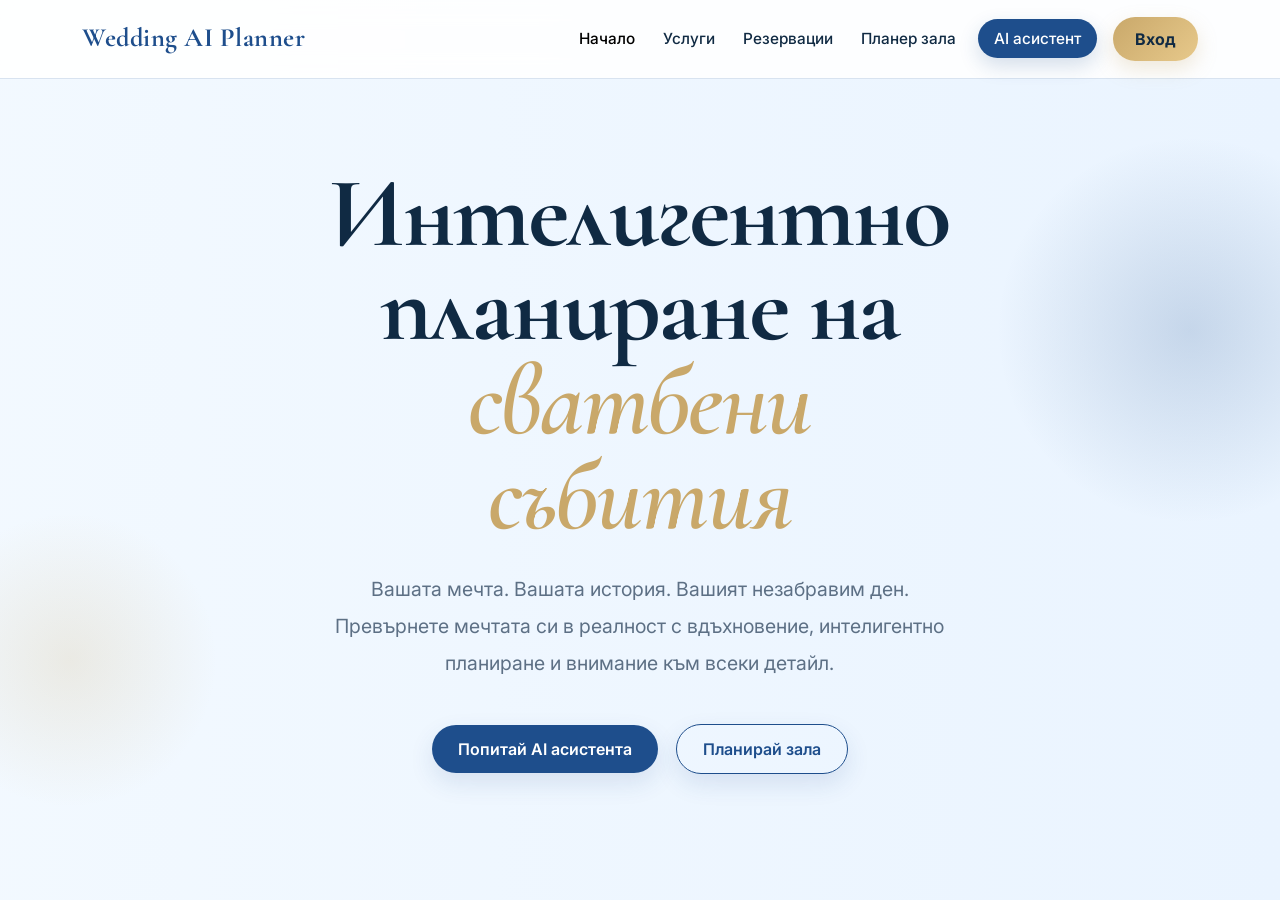
<file: frontend/index.html>
<!DOCTYPE html>
<html lang="bg">
<head>
  <meta charset="UTF-8">
  <meta name="viewport" content="width=device-width, initial-scale=1.0">

  <title>Wedding AI Planner</title>

  <link
    href="https://fonts.googleapis.com/css2?family=Cormorant+Garamond:wght@500;600;700&family=Inter:wght@400;500;600;700&display=swap"
    rel="stylesheet"
  >
  <link
    href="https://cdn.jsdelivr.net/npm/bootstrap@5.3.3/dist/css/bootstrap.min.css"
    rel="stylesheet"
  >
  <link rel="stylesheet" href="css/style.css">
</head>

<body>
  <!-- Основна навигация -->
  <nav class="navbar navbar-expand-lg navbar-custom fixed-top">
    <div class="container">
      <a class="navbar-brand" href="index.html">
        Wedding AI Planner
      </a>

      <button
        class="navbar-toggler"
        type="button"
        data-bs-toggle="collapse"
        data-bs-target="#mainNavbar"
        aria-controls="mainNavbar"
        aria-expanded="false"
        aria-label="Отвори навигацията"
      >
        <span class="navbar-toggler-icon"></span>
      </button>

      <div class="collapse navbar-collapse" id="mainNavbar">
        <ul class="navbar-nav ms-auto align-items-lg-center">
          <li class="nav-item">
            <a class="nav-link active" href="index.html">Начало</a>
          </li>

          <li class="nav-item">
            <a class="nav-link" href="services.html">Услуги</a>
          </li>

          <li class="nav-item">
            <a class="nav-link" href="reservations.html">
              Резервации
            </a>
          </li>

          <li class="nav-item">
            <a class="nav-link" href="planner.html">Планер зала</a>
          </li>

          <li class="nav-item">
            <a class="nav-link nav-ai-link" href="assistant.html">
              AI асистент
            </a>
          </li>

          <li
            class="nav-item ms-lg-3 auth-dropdown"
            id="authNavItem"
          >
            <a class="btn btn-gold" href="login.html" id="authButton">
              Вход
            </a>

            <div class="auth-menu" id="authMenu">
              <a href="dashboard.html">Моят профил</a>
              <a href="visualizations.html">Моите визуализации</a>
              <button type="button" id="logoutBtn">Изход</button>
            </div>
          </li>
        </ul>
      </div>
    </div>
  </nav>

  <!-- Начална секция с фоново видео -->
  <section class="hero-section">
    <video
      id="heroVideo"
      class="hero-video"
      autoplay
      muted
      loop
      playsinline
      webkit-playsinline
      preload="auto"
    >
      <source src="/frontend/images/hero-video.mp4" type="video/mp4">
    </video>

    <div class="hero-overlay"></div>

    <div class="container hero-content">
      <div class="row justify-content-center text-center">
        <div class="col-lg-8 hero-centered-content">
          <h1 class="hero-title">
            Интелигентно планиране на
            <span>сватбени събития</span>
          </h1>

          <p class="hero-subtitle">
            Вашата мечта. Вашата история. Вашият незабравим ден.
            Превърнете мечтата си в реалност с вдъхновение,
            интелигентно планиране и внимание към всеки детайл.
          </p>

          <div class="hero-actions">
            <a href="assistant.html" class="btn-main">
              Попитай AI асистента
            </a>

            <a href="planner.html" class="btn-secondary-custom">
              Планирай зала
            </a>
          </div>
        </div>
      </div>
    </div>
  </section>

  <script src="https://cdn.jsdelivr.net/npm/bootstrap@5.3.3/dist/js/bootstrap.bundle.min.js"></script>
  <script src="js/main.js"></script>
  <script src="js/common.js"></script>
  <script src="js/auth_navbar.js"></script>
</body>
</html>
</file>
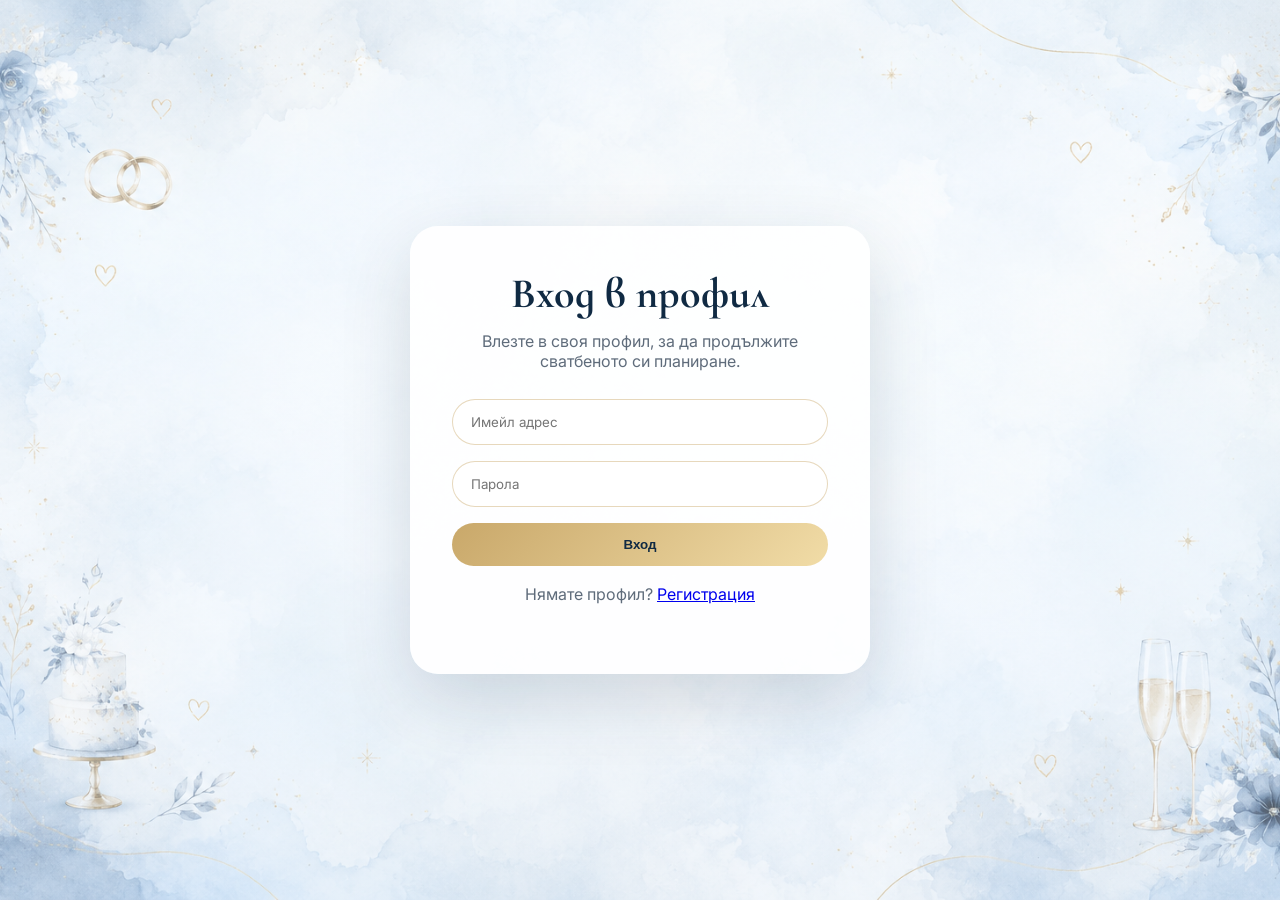
<file: frontend/dashboard.html>
<!DOCTYPE html>
<html lang="bg">
<head>
  <meta charset="UTF-8">
  <meta name="viewport" content="width=device-width, initial-scale=1.0">

  <title>Моят профил | Wedding AI Planner</title>

  <link
    href="https://fonts.googleapis.com/css2?family=Cormorant+Garamond:wght@500;700&family=Inter:wght@400;500;600&display=swap"
    rel="stylesheet"
  >
  <link rel="stylesheet" href="css/style.css">
</head>

<body>
  <!-- Обобщение на сватбения профил -->
  <section class="dashboard-section">
    <div class="dashboard-card">
      <span class="section-label">User Dashboard</span>
      <h1>Моят сватбен профил</h1>

      <p id="dashboardWelcome">
        Зареждане на профила...
      </p>

      <div class="dashboard-overview">
        <div class="progress-card">
          <h3>Организация на сватбата</h3>

          <div class="progress-bar-container">
            <div
              id="progressBar"
              class="progress-bar-fill"
              style="width: 0%;"
            ></div>
          </div>

          <p id="progressText">0%</p>
        </div>

        <!-- Данни от Wedding Engine -->
        <div class="dashboard-info-grid">
          <div class="info-card">
            <h4>Резервация</h4>
            <div id="reservationInfo">Зареждане...</div>
          </div>

          <div class="info-card">
            <h4>Избрани услуги</h4>
            <div id="servicesInfo">Зареждане...</div>
          </div>

          <div class="info-card">
            <h4>Следващи стъпки</h4>
            <div id="nextStepsInfo">Зареждане...</div>
          </div>

          <div class="info-card">
            <h4>AI модули</h4>
            <div id="modulesInfo">Зареждане...</div>
          </div>
        </div>
      </div>

      <div class="dashboard-actions">
        <a href="assistant.html" class="dashboard-btn">
          Продължи с AI асистента
        </a>

        <a href="visualizations.html" class="dashboard-btn secondary">
          Моите AI визуализации
        </a>

        <a href="reservations.html" class="dashboard-btn secondary">
          Моите резервации
        </a>

        <button
          type="button"
          id="logoutBtn"
          class="dashboard-btn logout"
        >
          Изход
        </button>

        <a href="index.html" class="back-profile-btn">
          ← Назад към началната страница
        </a>
      </div>
    </div>
  </section>

  <script src="js/common.js"></script>
  <script src="js/dashboard.js"></script>
  <script src="js/auth_navbar.js"></script>
</body>
</html>
</file>
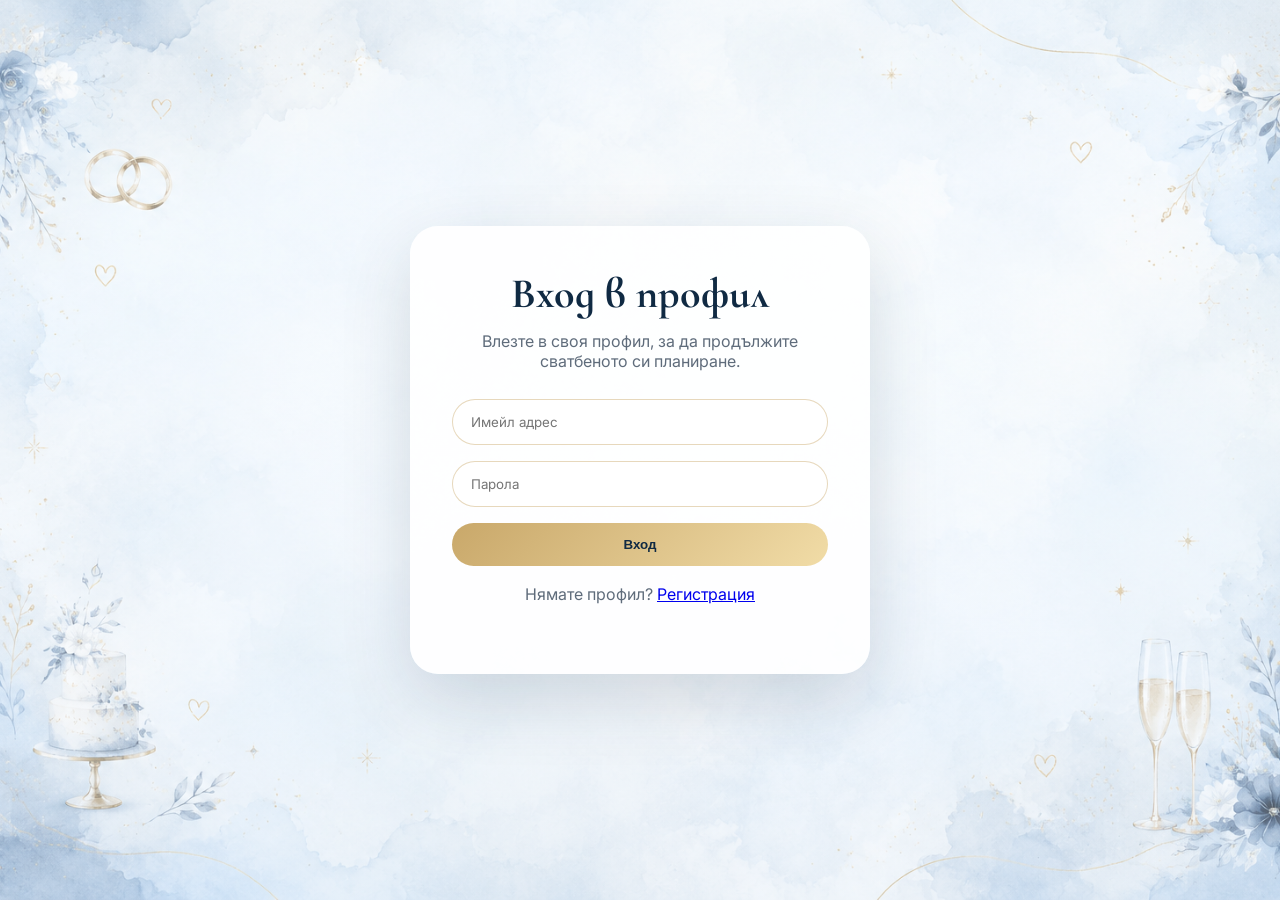
<file: frontend/login.html>
<!DOCTYPE html>
<html lang="bg">
<head>
  <meta charset="UTF-8">
  <meta name="viewport" content="width=device-width, initial-scale=1.0">

  <title>Вход | Wedding AI Planner</title>

  <link
    href="https://fonts.googleapis.com/css2?family=Cormorant+Garamond:wght@500;700&family=Inter:wght@400;500;600&display=swap"
    rel="stylesheet"
  >
  <link rel="stylesheet" href="css/style.css">
</head>

<body>
  <section class="auth-section">
    <div class="auth-card">
      <h1>Вход в профил</h1>

      <p>
        Влезте в своя профил, за да продължите сватбеното си планиране.
      </p>

      <form id="loginForm" class="auth-form">
        <input
          type="email"
          id="loginEmail"
          placeholder="Имейл адрес"
          autocomplete="email"
          required
        >

        <input
          type="password"
          id="loginPassword"
          placeholder="Парола"
          autocomplete="current-password"
          required
        >

        <button type="submit">Вход</button>
      </form>

      <div id="loginMessage"></div>

      <p style="margin-top: 18px;">
        Нямате профил?
        <a href="register.html">Регистрация</a>
      </p>
    </div>
  </section>

  <script src="js/login.js"></script>
</body>
</html>
</file>
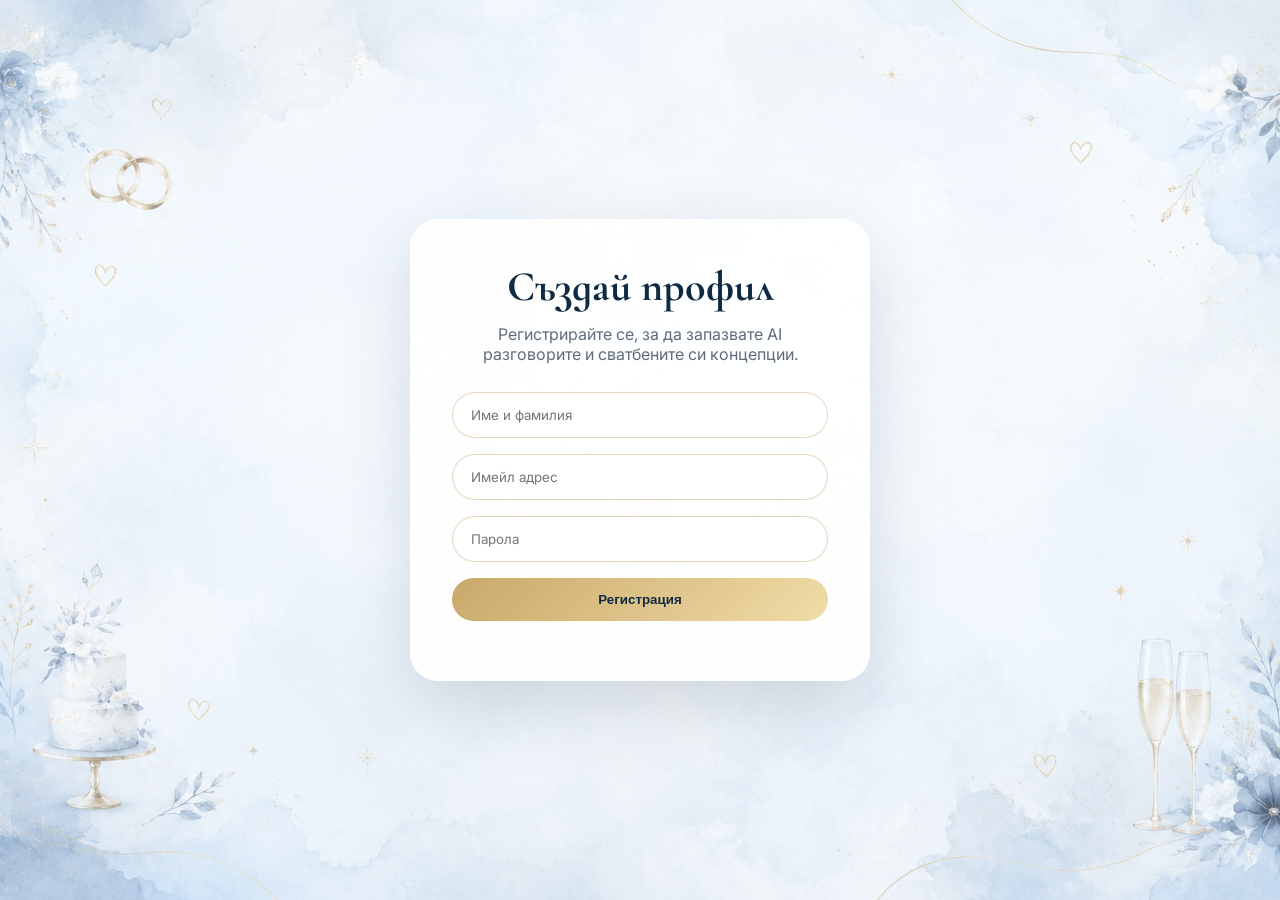
<file: frontend/register.html>
<!DOCTYPE html>
<html lang="bg">
<head>
  <meta charset="UTF-8">
  <meta name="viewport" content="width=device-width, initial-scale=1.0">

  <title>Регистрация | Wedding AI Planner</title>

  <link
    href="https://fonts.googleapis.com/css2?family=Cormorant+Garamond:wght@500;700&family=Inter:wght@400;500;600&display=swap"
    rel="stylesheet"
  >
  <link rel="stylesheet" href="css/style.css">
</head>

<body>
  <section class="auth-section">
    <div class="auth-card">
      <h1>Създай профил</h1>

      <p>
        Регистрирайте се, за да запазвате AI разговорите
        и сватбените си концепции.
      </p>

      <form id="registerForm" class="auth-form">
        <input
          type="text"
          id="fullName"
          placeholder="Име и фамилия"
          autocomplete="name"
          required
        >

        <input
          type="email"
          id="email"
          placeholder="Имейл адрес"
          autocomplete="email"
          required
        >

        <input
          type="password"
          id="password"
          placeholder="Парола"
          autocomplete="new-password"
          required
        >

        <button type="submit">Регистрация</button>
      </form>

      <div id="registerMessage"></div>
    </div>
  </section>

  <script src="js/register.js"></script>
</body>
</html>
</file>
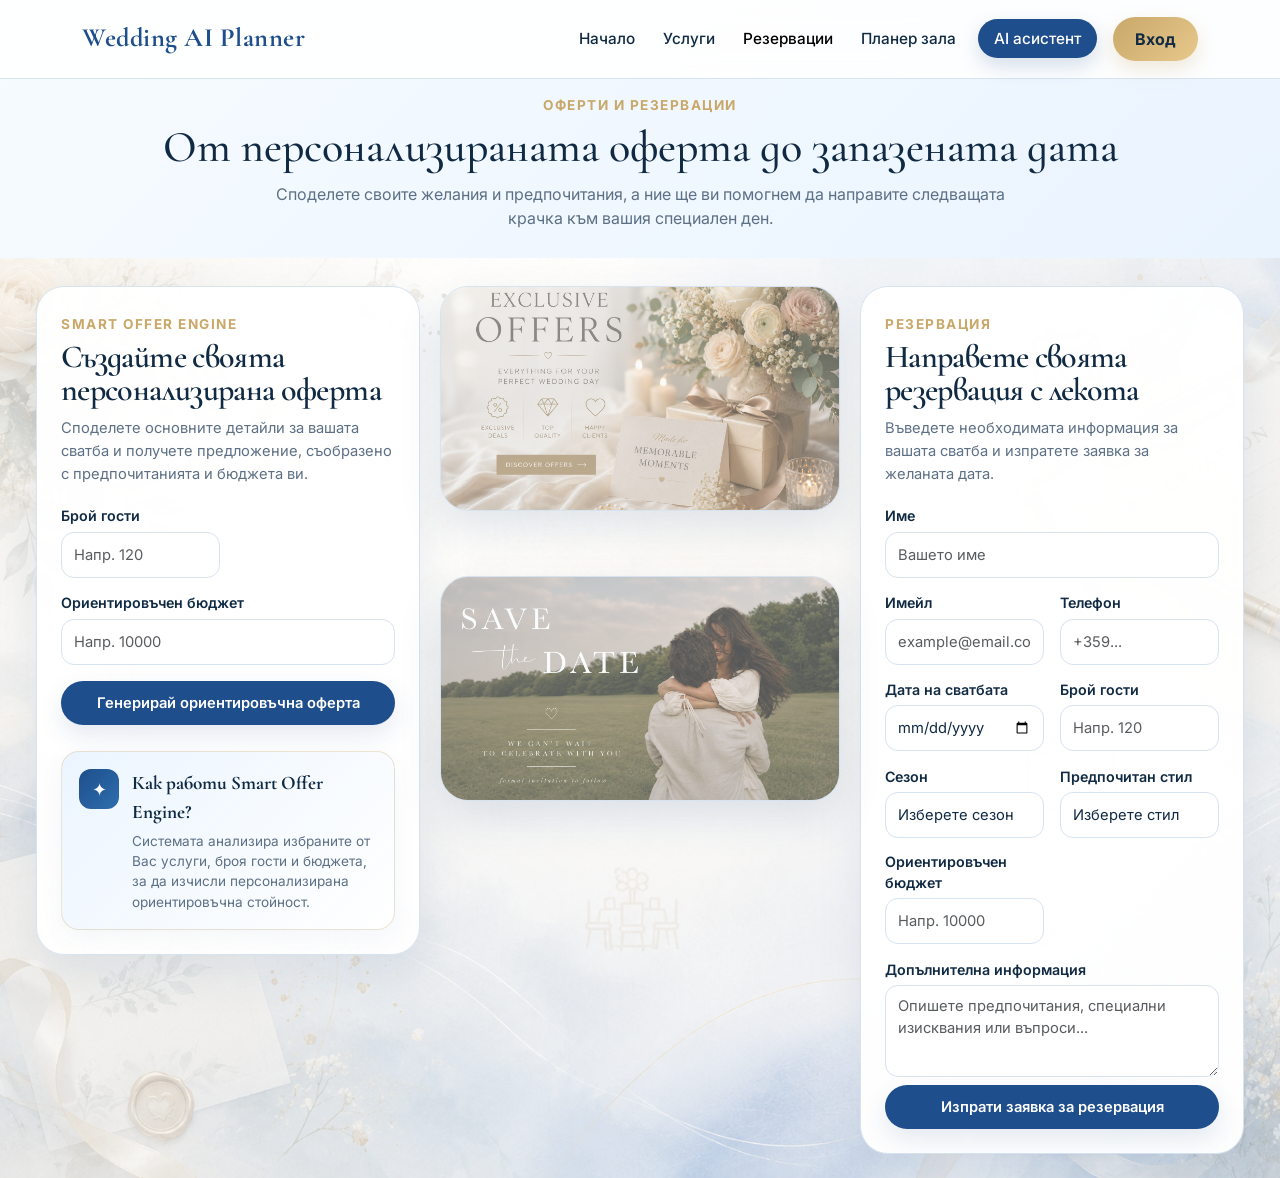
<file: frontend/reservations.html>
<!DOCTYPE html>
<html lang="bg">
<head>
  <meta charset="UTF-8">
  <meta name="viewport" content="width=device-width, initial-scale=1.0">

  <title>Резервации и оферти | Wedding AI Planner</title>

  <link
    href="https://fonts.googleapis.com/css2?family=Cormorant+Garamond:wght@500;600;700&family=Inter:wght@400;500;600;700&display=swap"
    rel="stylesheet"
  >
  <link
    href="https://cdn.jsdelivr.net/npm/bootstrap@5.3.3/dist/css/bootstrap.min.css"
    rel="stylesheet"
  >
  <link rel="stylesheet" href="css/style.css">
</head>

<body>
  <!-- Основна навигация -->
  <nav class="navbar navbar-expand-lg navbar-custom fixed-top">
    <div class="container">
      <a class="navbar-brand" href="index.html">Wedding AI Planner</a>

      <button
        class="navbar-toggler"
        type="button"
        data-bs-toggle="collapse"
        data-bs-target="#mainNavbar"
        aria-controls="mainNavbar"
        aria-expanded="false"
        aria-label="Отвори навигацията"
      >
        <span class="navbar-toggler-icon"></span>
      </button>

      <div class="collapse navbar-collapse" id="mainNavbar">
        <ul class="navbar-nav ms-auto align-items-lg-center">
          <li class="nav-item">
            <a class="nav-link" href="index.html">Начало</a>
          </li>

          <li class="nav-item">
            <a class="nav-link" href="services.html">Услуги</a>
          </li>

          <li class="nav-item">
            <a class="nav-link active" href="reservations.html">
              Резервации
            </a>
          </li>

          <li class="nav-item">
            <a class="nav-link" href="planner.html">Планер зала</a>
          </li>

          <li class="nav-item">
            <a class="nav-link nav-ai-link" href="assistant.html">
              AI асистент
            </a>
          </li>

          <li
            class="nav-item ms-lg-3 auth-dropdown"
            id="authNavItem"
          >
            <a class="btn btn-gold" href="login.html" id="authButton">
              Вход
            </a>

            <div class="auth-menu" id="authMenu">
              <a href="dashboard.html">Моят профил</a>
              <a href="visualizations.html">Моите визуализации</a>
              <button type="button" id="logoutBtn">Изход</button>
            </div>
          </li>
        </ul>
      </div>
    </div>
  </nav>

  <!-- Заглавна секция -->
  <section class="page-hero reservation-page-hero">
    <div class="container text-center">
      <span class="section-label">Оферти и резервации</span>

      <h1>От персонализираната оферта до запазената дата</h1>

      <p>
        Споделете своите желания и предпочитания, а ние ще ви
        помогнем да направите следващата крачка към вашия специален ден.
      </p>
    </div>
  </section>

  <!-- Smart Offer Engine и резервационна форма -->
  <section class="reservation-section">
    <div class="container reservation-container">
      <div class="reservation-main-layout">
        <div class="reservation-offer-column">
          <div class="reservation-card">
            <span class="section-label">Smart Offer Engine</span>
            <h2>Създайте своята персонализирана оферта</h2>

            <p class="form-helper">
              Споделете основните детайли за вашата сватба и получете
              предложение, съобразено с предпочитанията и бюджета ви.
            </p>

            <form
              id="offerForm"
              action="../backend/php/generate_offer.php"
              method="POST"
            >
              <input type="hidden" name="user_id" id="offerUserId">

              <div class="row g-3">
                <div class="col-md-6">
                  <label for="offerGuestCount" class="form-label">
                    Брой гости
                  </label>

                  <input
                    type="number"
                    class="form-control"
                    id="offerGuestCount"
                    name="guests"
                    min="1"
                    placeholder="Напр. 120"
                    required
                  >
                </div>

                <div class="col-12">
                  <label for="offerBudget" class="form-label">
                    Ориентировъчен бюджет
                  </label>

                  <input
                    type="number"
                    class="form-control"
                    id="offerBudget"
                    name="budget"
                    min="1000"
                    placeholder="Напр. 10000"
                    required
                  >
                </div>

                <div class="col-12 mt-3">
                  <button
                    type="submit"
                    class="btn-main border-0 w-100"
                  >
                    Генерирай ориентировъчна оферта
                  </button>
                </div>

                <div class="col-12">
                  <div class="offer-info-box">
                    <span class="offer-info-icon">✦</span>

                    <div>
                      <strong>Как работи Smart Offer Engine?</strong>

                      <p>
                        Системата анализира избраните от Вас услуги,
                        броя гости и бюджета, за да изчисли персонализирана
                        ориентировъчна стойност.
                      </p>
                    </div>
                  </div>
                </div>
              </div>
            </form>
          </div>
        </div>

        <!-- Декоративни изображения -->
        <div class="reservation-images-column">
          <div class="reservation-center-image">
            <img src="images/оферти.png" alt="Wedding offers">
          </div>

          <div class="reservation-center-image">
            <img src="images/save the date.png" alt="Save the date">
          </div>
        </div>

        <!-- Форма за резервация -->
        <div class="reservation-form-column">
          <div class="reservation-card">
            <span class="section-label">Резервация</span>
            <h2>Направете своята резервация с лекота</h2>

            <p class="form-helper">
              Въведете необходимата информация за вашата сватба
              и изпратете заявка за желаната дата.
            </p>

            <form
              id="reservationForm"
              action="../backend/php/save_reservation.php"
              method="POST"
            >
              <input
                type="hidden"
                name="user_id"
                id="reservationUserId"
              >

              <div class="row g-3">
                <div class="col-12">
                  <label for="clientName" class="form-label">Име</label>
                  <input
                    type="text"
                    class="form-control"
                    id="clientName"
                    name="name"
                    placeholder="Вашето име"
                    autocomplete="name"
                    required
                  >
                </div>

                <div class="col-md-6">
                  <label for="clientEmail" class="form-label">
                    Имейл
                  </label>
                  <input
                    type="email"
                    class="form-control"
                    id="clientEmail"
                    name="email"
                    placeholder="example@email.com"
                    autocomplete="email"
                    required
                  >
                </div>

                <div class="col-md-6">
                  <label for="clientPhone" class="form-label">
                    Телефон
                  </label>
                  <input
                    type="tel"
                    class="form-control"
                    id="clientPhone"
                    name="phone"
                    placeholder="+359..."
                    autocomplete="tel"
                    required
                  >
                </div>

                <div class="col-md-6">
                  <label for="weddingDate" class="form-label">
                    Дата на сватбата
                  </label>
                  <input
                    type="date"
                    class="form-control"
                    id="weddingDate"
                    name="wedding_date"
                    required
                  >
                </div>

                <div class="col-md-6">
                  <label for="guestCount" class="form-label">
                    Брой гости
                  </label>
                  <input
                    type="number"
                    class="form-control"
                    id="guestCount"
                    name="guests"
                    min="1"
                    placeholder="Напр. 120"
                    required
                  >
                </div>

                <div class="col-md-6">
                  <label for="weddingSeason" class="form-label">
                    Сезон
                  </label>
                  <select
                    class="form-select"
                    id="weddingSeason"
                    name="season"
                    required
                  >
                    <option value="">Изберете сезон</option>
                    <option value="spring">Пролет</option>
                    <option value="summer">Лято</option>
                    <option value="autumn">Есен</option>
                    <option value="winter">Зима</option>
                  </select>
                </div>

                <div class="col-md-6">
                  <label for="weddingStyle" class="form-label">
                    Предпочитан стил
                  </label>
                  <select
                    class="form-select"
                    id="weddingStyle"
                    name="style"
                    required
                  >
                    <option value="">Изберете стил</option>
                    <option value="classic">Класически</option>
                    <option value="luxury">Луксозен</option>
                    <option value="boho">Бохо</option>
                    <option value="minimal">Минималистичен</option>
                    <option value="romantic">Романтичен</option>
                  </select>
                </div>

                <div class="col-md-6">
                  <label for="budget" class="form-label">
                    Ориентировъчен бюджет
                  </label>
                  <input
                    type="number"
                    class="form-control"
                    id="budget"
                    name="budget"
                    min="1"
                    placeholder="Напр. 10000"
                  >
                </div>

                <div class="col-12">
                  <label for="reservationMessage" class="form-label">
                    Допълнителна информация
                  </label>
                  <textarea
                    class="form-control"
                    id="reservationMessage"
                    name="message"
                    rows="3"
                    placeholder="Опишете предпочитания, специални изисквания или въпроси..."
                  ></textarea>
                </div>

                <div class="col-12 mt-2">
                  <button
                    type="submit"
                    class="btn-main border-0 w-100"
                  >
                    Изпрати заявка за резервация
                  </button>
                </div>
              </div>
            </form>
          </div>
        </div>
      </div>
    </div>
  </section>

  <script src="https://cdn.jsdelivr.net/npm/bootstrap@5.3.3/dist/js/bootstrap.bundle.min.js"></script>
  <script src="js/reservation.js"></script>
  <script src="js/common.js"></script>
  <script src="js/auth_navbar.js"></script>
</body>
</html>
</file>
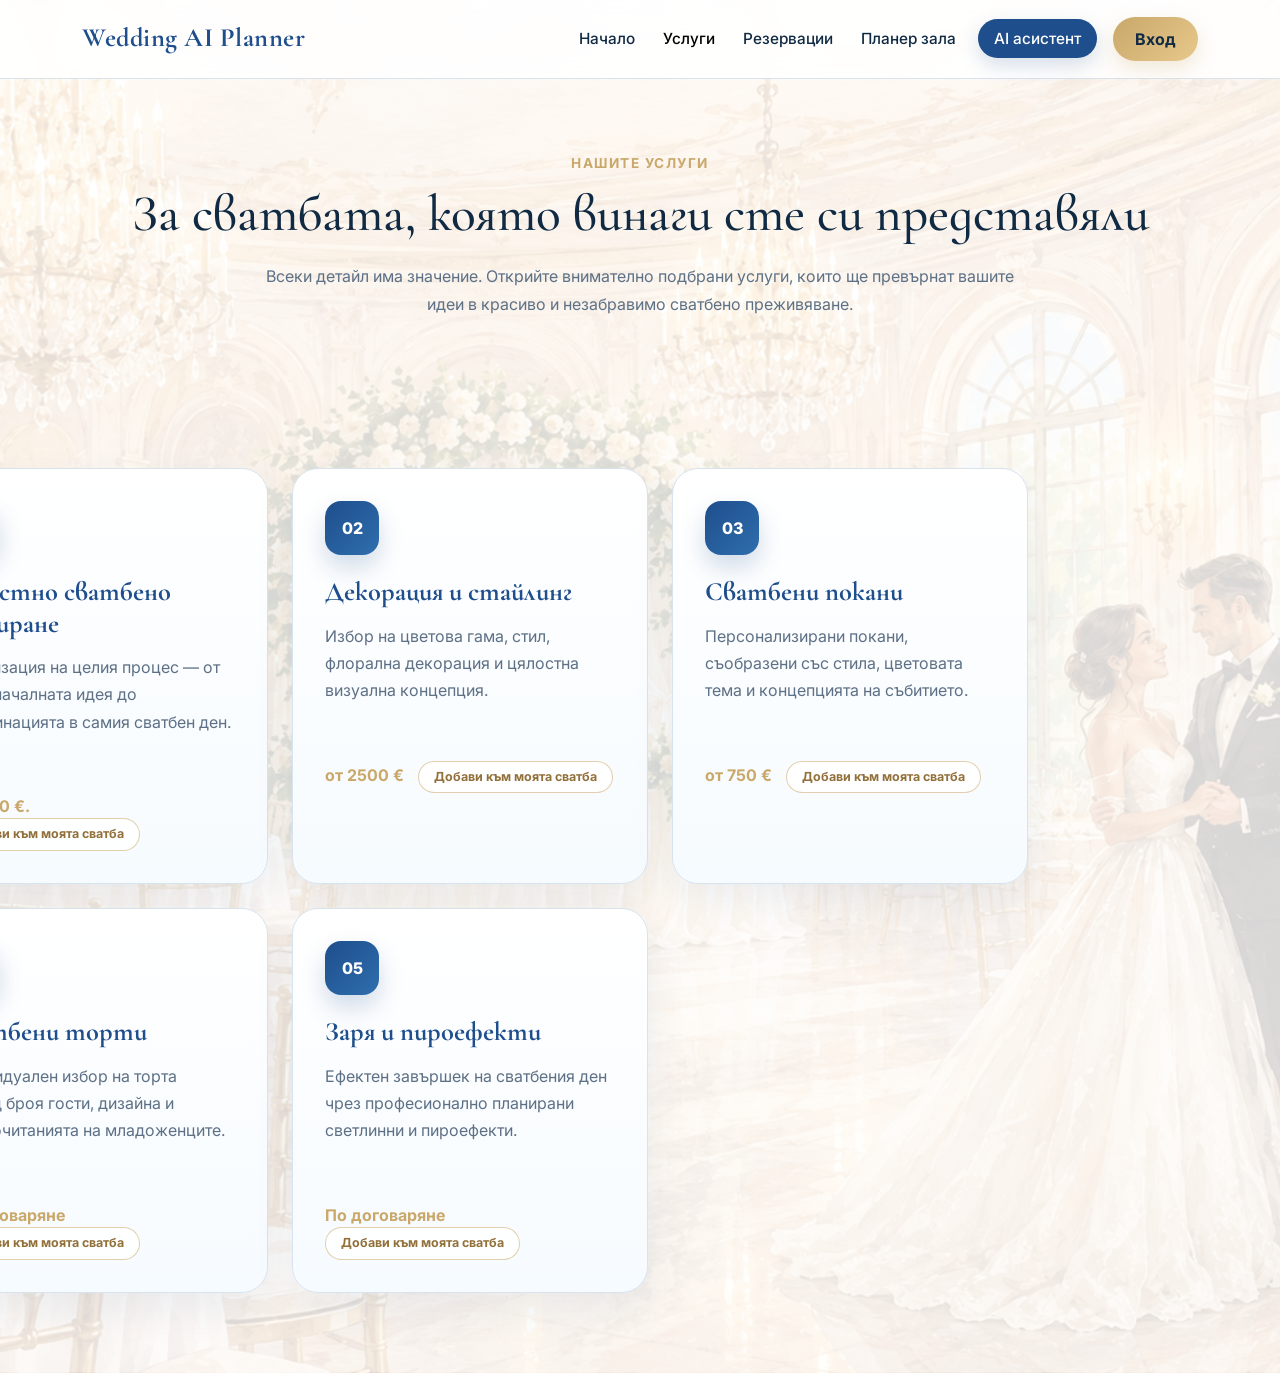
<file: frontend/services.html>
<!DOCTYPE html>
<html lang="bg">
<head>
  <meta charset="UTF-8">
  <meta name="viewport" content="width=device-width, initial-scale=1.0">

  <title>Услуги | Wedding AI Planner</title>

  <link
    href="https://fonts.googleapis.com/css2?family=Cormorant+Garamond:wght@500;600;700&family=Inter:wght@400;500;600;700&display=swap"
    rel="stylesheet"
  >
  <link
    href="https://cdn.jsdelivr.net/npm/bootstrap@5.3.3/dist/css/bootstrap.min.css"
    rel="stylesheet"
  >
  <link rel="stylesheet" href="css/style.css">
</head>

<body>
  <!-- Основна навигация -->
  <nav class="navbar navbar-expand-lg navbar-custom fixed-top">
    <div class="container">
      <a class="navbar-brand" href="index.html">Wedding AI Planner</a>

      <button
        class="navbar-toggler"
        type="button"
        data-bs-toggle="collapse"
        data-bs-target="#mainNavbar"
        aria-controls="mainNavbar"
        aria-expanded="false"
        aria-label="Отвори навигацията"
      >
        <span class="navbar-toggler-icon"></span>
      </button>

      <div class="collapse navbar-collapse" id="mainNavbar">
        <ul class="navbar-nav ms-auto align-items-lg-center">
          <li class="nav-item">
            <a class="nav-link" href="index.html">Начало</a>
          </li>

          <li class="nav-item">
            <a class="nav-link active" href="services.html">Услуги</a>
          </li>

          <li class="nav-item">
            <a class="nav-link" href="reservations.html">
              Резервации
            </a>
          </li>

          <li class="nav-item">
            <a class="nav-link" href="planner.html">Планер зала</a>
          </li>

          <li class="nav-item">
            <a class="nav-link nav-ai-link" href="assistant.html">
              AI асистент
            </a>
          </li>

          <li
            class="nav-item ms-lg-3 auth-dropdown"
            id="authNavItem"
          >
            <a class="btn btn-gold" href="login.html" id="authButton">
              Вход
            </a>

            <div class="auth-menu" id="authMenu">
              <a href="dashboard.html">Моят профил</a>
              <a href="visualizations.html">Моите визуализации</a>
              <button type="button" id="logoutBtn">Изход</button>
            </div>
          </li>
        </ul>
      </div>
    </div>
  </nav>

  <!-- Общ фон за заглавната секция и услугите -->
  <div class="services-background-wrapper">
    <section class="page-hero services-hero">
      <div class="container text-center">
        <span class="section-label">Нашите услуги</span>

        <h1>За сватбата, която винаги сте си представяли</h1>

        <p>
          Всеки детайл има значение. Открийте внимателно подбрани
          услуги, които ще превърнат вашите идеи в красиво и
          незабравимо сватбено преживяване.
        </p>
      </div>
    </section>

    <!-- Каталог със сватбени услуги -->
    <section class="services-section">
      <div class="container">
        <div class="row g-4">
          <div class="col-md-6 col-lg-4">
            <div class="service-card" data-gallery="planning">
              <div class="service-icon">01</div>
              <h3>Цялостно сватбено планиране</h3>

              <p>
                Организация на целия процес — от първоначалната идея
                до координацията в самия сватбен ден.
              </p>

              <span class="service-price">от 5000 €.</span>

              <button
                type="button"
                class="add-service-btn"
                data-service="Цялостно сватбено планиране"
              >
                Добави към моята сватба
              </button>
            </div>
          </div>

          <div class="col-md-6 col-lg-4">
            <div class="service-card" data-gallery="decoration">
              <div class="service-icon">02</div>
              <h3>Декорация и стайлинг</h3>

              <p>
                Избор на цветова гама, стил, флорална декорация
                и цялостна визуална концепция.
              </p>

              <span class="service-price">от 2500 €</span>

              <button
                type="button"
                class="add-service-btn"
                data-service="Декорация и стайлинг"
              >
                Добави към моята сватба
              </button>
            </div>
          </div>

          <div class="col-md-6 col-lg-4">
            <div class="service-card" data-gallery="invitations">
              <div class="service-icon">03</div>
              <h3>Сватбени покани</h3>

              <p>
                Персонализирани покани, съобразени със стила,
                цветовата тема и концепцията на събитието.
              </p>

              <span class="service-price">от 750 €</span>

              <button
                type="button"
                class="add-service-btn"
                data-service="Сватбени покани"
              >
                Добави към моята сватба
              </button>
            </div>
          </div>

          <div class="col-md-6 col-lg-4">
            <div class="service-card" data-gallery="cakes">
              <div class="service-icon">04</div>
              <h3>Сватбени торти</h3>

              <p>
                Индивидуален избор на торта според броя гости,
                дизайна и предпочитанията на младоженците.
              </p>

              <span class="service-price">По договаряне</span>

              <button
                type="button"
                class="add-service-btn"
                data-service="Сватбени торти"
              >
                Добави към моята сватба
              </button>
            </div>
          </div>

          <div class="col-md-6 col-lg-4">
            <div class="service-card" data-gallery="fireworks">
              <div class="service-icon">05</div>
              <h3>Заря и пироефекти</h3>

              <p>
                Ефектен завършек на сватбения ден чрез
                професионално планирани светлинни и пироефекти.
              </p>

              <span class="service-price">По договаряне</span>

              <button
                type="button"
                class="add-service-btn"
                data-service="Заря и пироефекти"
              >
                Добави към моята сватба
              </button>
            </div>
          </div>
        </div>
      </div>
    </section>
  </div>

  <!-- Popup галерия към избраната услуга -->
  <div id="serviceGalleryModal" class="service-gallery-modal">
    <div class="service-gallery-content">
      <button
        type="button"
        id="closeServiceGallery"
        class="gallery-close-btn"
        aria-label="Затвори галерията"
      >
        ×
      </button>

      <span class="section-label" id="galleryLabel">Портфолио</span>
      <h2 id="galleryTitle">Услуга</h2>

      <p id="galleryDescription">
        Визуални примери към избраната услуга.
      </p>

      <div id="galleryImages" class="gallery-collage"></div>
    </div>
  </div>

  <script src="https://cdn.jsdelivr.net/npm/bootstrap@5.3.3/dist/js/bootstrap.bundle.min.js"></script>
  <script src="js/services.js"></script>
  <script src="js/common.js"></script>
  <script src="js/auth_navbar.js"></script>
</body>
</html>
</file>
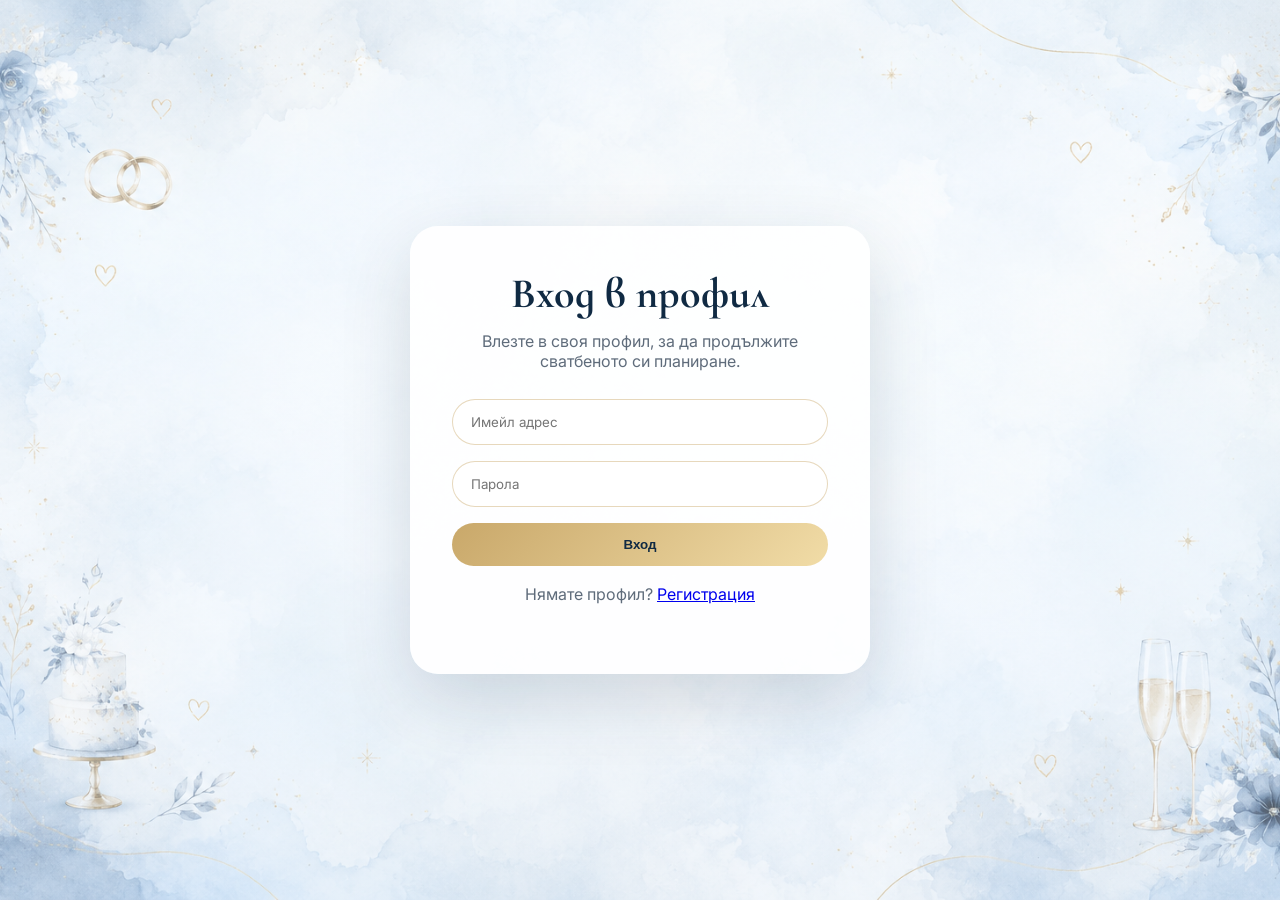
<file: frontend/visualizations.html>
<!DOCTYPE html>
<html lang="bg">
<head>
  <meta charset="UTF-8">
  <meta name="viewport" content="width=device-width, initial-scale=1.0">

  <title>Моите визуализации | Wedding AI Planner</title>

  <link
    href="https://fonts.googleapis.com/css2?family=Cormorant+Garamond:wght@500;700&family=Inter:wght@400;500;600&display=swap"
    rel="stylesheet"
  >
  <link rel="stylesheet" href="css/style.css">
</head>

<body>
  <!-- Галерия със запазените AI визуализации -->
  <section class="visualizations-page">
    <div class="visualizations-header">
      <span class="section-label">AI Wedding Gallery</span>
      <h1>Моите AI визуализации</h1>

      <p>
        Тук се съхраняват всички генерирани визуални концепции
        за вашата сватба.
      </p>

      <a href="index.html" class="back-profile-btn">
        ← Назад към началната страница
      </a>
    </div>

    <div id="visualizationsGrid" class="visualizations-grid">
      <p>Зареждане на визуализациите...</p>
    </div>
  </section>

  <script src="js/visualizations.js"></script>
</body>
</html>
</file>
<file: frontend/css/style.css>
/*
========================================
Wedding AI Planner - Main Stylesheet
========================================
*/

/* === GLOBAL SETTINGS === */

:root {
  --primary-blue: #1e4e8c;
  --soft-blue: #eaf4ff;
  --ice-blue: #f6fbff;
  --dark-blue: #102a43;
  --white: #ffffff;
  --silver: #d8e3f0;
  --champagne: #c9a86a;
}

* {
  margin: 0;
  padding: 0;
  box-sizing: border-box;
}

html {
  scroll-behavior: smooth;
}

body {
  font-family: "Inter", sans-serif;
  background-color: var(--ice-blue);
  color: var(--dark-blue);
}


/* === NAVIGATION === */

.navbar-custom {
  padding: 14px 0;
  background: rgba(255, 255, 255, 0.88);
  backdrop-filter: blur(12px);
  border-bottom: 1px solid var(--silver);
  transition: 0.3s ease;
}

.navbar-brand {
  font-family: "Cormorant Garamond", serif;
  font-size: 1.65rem;
  font-weight: 700;
  color: var(--primary-blue);
  letter-spacing: 0.5px;
}

.nav-link {
  position: relative;
  margin-left: 12px;
  color: var(--dark-blue);
  font-size: 0.96rem;
  font-weight: 500;
}

.nav-link:hover {
  color: var(--primary-blue);
}

.nav-link::after {
  content: "";
  position: absolute;
  left: 0;
  bottom: -4px;
  width: 0;
  height: 2px;
  background: var(--champagne);
  transition: width 0.3s ease;
}

.nav-link:hover::after {
  width: 100%;
}

.nav-ai-link {
  margin-left: 14px;
  padding: 8px 16px !important;
  border-radius: 24px;
  background: var(--primary-blue);
  color: var(--white) !important;
  box-shadow: 0 8px 20px rgba(30, 78, 140, 0.18);
}

.nav-ai-link:hover {
  background: #153c70;
}

.nav-ai-link::after {
  display: none;
}


/* === HOME HERO === */

.hero-section {
  position: relative;
  display: flex;
  align-items: center;
  min-height: 100vh;
  overflow: hidden;
  background: linear-gradient(135deg, #f6fbff, #eaf4ff);
}

.hero-video {
  position: absolute;
  inset: 0;
  z-index: 0;
  display: block;
  width: 100%;
  height: 100%;
  object-fit: cover;

  /* Предотвратява взаимодействието с видео контролите. */
  pointer-events: none;
  user-select: none;
  -webkit-user-select: none;
}

/* Скрива системните контроли в WebKit браузъри. */
.hero-video::-webkit-media-controls,
.hero-video::-webkit-media-controls-enclosure {
  display: none !important;
}

.hero-overlay {
  position: absolute;
  inset: 0;
  z-index: 1;
  background: linear-gradient(
    90deg,
    rgba(246, 251, 255, 0.82),
    rgba(234, 244, 255, 0.42)
  );
}

.hero-section::before,
.hero-section::after {
  content: "";
  position: absolute;
  z-index: 0;
  border-radius: 50%;
}

.hero-section::before {
  top: 120px;
  right: -120px;
  width: 420px;
  height: 420px;
  background: radial-gradient(
    circle,
    rgba(30, 78, 140, 0.18),
    transparent 65%
  );
}

.hero-section::after {
  left: -90px;
  bottom: 80px;
  width: 320px;
  height: 320px;
  background: radial-gradient(
    circle,
    rgba(201, 168, 106, 0.18),
    transparent 65%
  );
}

.hero-content {
  position: relative;
  z-index: 2;
  display: flex;
  align-items: center;
  justify-content: center;
  width: 100%;
  min-height: 100vh;
  padding-top: 40px;
  animation: fadeUp 1.1s ease;
}

.hero-centered-content {
  margin: 0 auto;
}

.hero-title {
  max-width: 980px;
  margin: 0 auto 28px;
  font-family: "Cormorant Garamond", serif;
  font-size: 6.2rem;
  line-height: 0.95;
  font-weight: 700;
  letter-spacing: -2px;
  color: var(--dark-blue);
  text-align: center;
}

.hero-title span {
  color: var(--champagne);
  font-style: italic;
  font-weight: 600;
}

.hero-subtitle {
  max-width: 760px;
  margin: 0 auto;
  color: #5d7085;
  font-size: 1.22rem;
  line-height: 1.9;
  font-weight: 400;
}

.hero-actions {
  display: flex;
  justify-content: center;
  align-items: center;
  flex-wrap: wrap;
  gap: 18px;
  margin-top: 42px;
}


/* === BUTTONS === */

.btn-main,
.btn-secondary-custom {
  display: inline-block;
  padding: 12px 26px;
  border-radius: 30px;
  font-weight: 600;
  text-decoration: none;
  transition: 0.3s ease;
  box-shadow: 0 10px 25px rgba(30, 78, 140, 0.12);
}

.btn-main {
  background-color: var(--primary-blue);
  color: var(--white);
}

.btn-main:hover {
  background-color: #153c70;
  color: var(--white);
  transform: translateY(-2px);
}

.btn-secondary-custom {
  border: 1px solid var(--primary-blue);
  color: var(--primary-blue);
}

.btn-secondary-custom:hover {
  background-color: var(--primary-blue);
  color: var(--white);
}


/* === PAGE HERO === */

.page-hero {
  padding: 150px 0 70px;
  background: linear-gradient(135deg, var(--ice-blue), var(--soft-blue));
}

.page-hero h1 {
  margin-top: 10px;
  font-family: "Cormorant Garamond", serif;
  font-size: 3.2rem;
  color: var(--dark-blue);
}

.page-hero p {
  max-width: 780px;
  margin: 18px auto 0;
  color: #5d7085;
  line-height: 1.7;
}

.section-label {
  color: var(--champagne);
  font-size: 0.85rem;
  font-weight: 700;
  letter-spacing: 1.5px;
  text-transform: uppercase;
}


/* === SERVICES PAGE === */

.services-background-wrapper {
  background-image:
    linear-gradient(
      rgba(255, 255, 255, 0.82),
      rgba(255, 255, 255, 0.82)
    ),
    url("../images/услуги.jpg");
  background-size: cover;
  background-position: center;
  background-repeat: no-repeat;
}

.services-hero {
  background: transparent;
}

.services-section {
  padding: 80px 0;
  background: transparent;
}

.service-card {
  height: 100%;
  padding: 32px;
  border: 1px solid var(--silver);
  border-radius: 26px;
  background: linear-gradient(180deg, #ffffff, #f6fbff);
  box-shadow: 0 16px 40px rgba(30, 78, 140, 0.08);
  cursor: pointer;
  transform: translateX(-170px);
  transition: 0.3s ease;
}

.service-card:hover {
  transform: translateX(-170px) translateY(-8px);
  box-shadow: 0 24px 55px rgba(30, 78, 140, 0.16);
}


/* === SERVICE ICONS === */

.service-icon,
.module-icon {
  display: flex;
  align-items: center;
  justify-content: center;
  width: 54px;
  height: 54px;
  margin-bottom: 22px;
  border-radius: 16px;
  background: linear-gradient(135deg, var(--primary-blue), #2f6ead);
  color: var(--white);
  font-weight: 800;
  box-shadow: 0 12px 25px rgba(30, 78, 140, 0.2);
}


/* === SERVICE CONTENT === */

.service-card h3 {
  margin-bottom: 14px;
  font-family: "Cormorant Garamond", serif;
  font-size: 1.65rem;
  font-weight: 700;
  color: var(--primary-blue);
}

.service-card p {
  min-height: 110px;
  color: #5d7085;
  line-height: 1.7;
}

.service-price {
  display: inline-block;
  margin-top: 14px;
  margin-right: 10px;
  color: var(--champagne);
  font-weight: 700;
}


/* === ADD SERVICE BUTTON === */

.add-service-btn {
  display: inline-flex;
  align-items: center;
  justify-content: center;
  padding: 8px 15px;
  border: 1px solid rgba(201, 168, 106, 0.55);
  border-radius: 999px;
  background: rgba(255, 255, 255, 0.88);
  color: #92703a;
  font-size: 0.78rem;
  font-weight: 700;
  line-height: 1.2;
  cursor: pointer;
  transition:
    background 0.25s ease,
    color 0.25s ease,
    border-color 0.25s ease,
    transform 0.25s ease,
    box-shadow 0.25s ease;
}

.add-service-btn:hover {
  border-color: #c9a86a;
  background: linear-gradient(135deg, #c9a86a, #e4c98f);
  color: #ffffff;
  transform: translateY(-2px);
  box-shadow: 0 8px 20px rgba(201, 168, 106, 0.28);
}

/* Визуално състояние след успешно добавяне. */
.add-service-btn:disabled {
  border-color: rgba(201, 168, 106, 0.42);
  background: linear-gradient(
    135deg,
    rgba(201, 168, 106, 0.18),
    rgba(241, 220, 167, 0.25)
  );
  color: #8a6b38;
  opacity: 1;
  cursor: default;
  transform: none;
  box-shadow: none;
}


/* === SERVICE GALLERY MODAL === */

.service-gallery-modal {
  position: fixed;
  inset: 0;
  z-index: 9999;
  display: none;
  align-items: center;
  justify-content: center;
  padding: 30px;
  background: rgba(16, 42, 67, 0.55);
  backdrop-filter: blur(10px);
}

.service-gallery-modal.active {
  display: flex;
}

.service-gallery-content {
  position: relative;
  width: min(1050px, 95vw);
  max-height: 90vh;
  padding: 38px;
  overflow-y: auto;
  border-radius: 30px;
  background: rgba(255, 255, 255, 0.96);
  box-shadow: 0 30px 80px rgba(16, 42, 67, 0.25);
}

.gallery-close-btn {
  position: absolute;
  top: 18px;
  right: 24px;
  width: 38px;
  height: 38px;
  border: none;
  border-radius: 50%;
  background: var(--primary-blue);
  color: #ffffff;
  font-size: 24px;
  line-height: 1;
}

.service-gallery-content h2 {
  font-family: "Cormorant Garamond", serif;
  font-size: 3rem;
  color: var(--dark-blue);
}

.gallery-collage {
  display: grid;
  grid-template-columns: repeat(3, 1fr);
  gap: 18px;
  margin-top: 26px;
}

.gallery-collage img {
  width: 100%;
  height: 260px;
  object-fit: contain;
  border-radius: 22px;
  background: #f8fbff;
  box-shadow: 0 12px 30px rgba(30, 78, 140, 0.14);
  transition: 0.3s ease;
}

.gallery-collage img:hover {
  transform: scale(1.04);
}

/* ======================================================
   RESERVATION / OFFER PAGE
====================================================== */

/* === HERO === */

.reservation-page-hero {
  padding: 92px 0 28px;
}

.reservation-page-hero h1 {
  margin-top: 5px;
  margin-bottom: 8px;
  font-size: 2.75rem;
}

.reservation-page-hero p {
  max-width: 760px;
  margin: 0 auto;
  line-height: 1.5;
}


/* === MAIN SECTION === */

.reservation-section {
  min-height: calc(100vh - 265px);
  padding: 28px 24px 24px;
  background-image:
    linear-gradient(
      rgba(255, 255, 255, 0.02),
      rgba(234, 244, 255, 0.04)
    ),
    url("../images/res-background.png");
  background-size: cover;
  background-position: center;
  background-repeat: no-repeat;
}

.reservation-container {
  width: 100%;
  max-width: 1520px;
}


/* === THREE-COLUMN LAYOUT === */

.reservation-main-layout {
  display: grid;
  grid-template-columns:
    minmax(400px, 1fr)
    470px
    minmax(400px, 1fr);
  align-items: start;
  gap: 26px;
}

.reservation-offer-column,
.reservation-form-column,
.reservation-images-column {
  min-width: 0;
}


/* === FORM CARDS === */

.reservation-card {
  width: 100%;
  padding: 28px;
  border: 1px solid var(--silver);
  border-radius: 28px;
  background: rgba(255, 255, 255, 0.97);
  box-shadow: 0 18px 45px rgba(30, 78, 140, 0.1);
}

.reservation-card h2 {
  margin: 5px 0 10px;
  font-family: "Cormorant Garamond", serif;
  font-size: 2rem;
  font-weight: 600;
  line-height: 1.05;
  letter-spacing: -0.02em;
  color: var(--dark-blue);
}

.form-helper {
  margin-bottom: 18px;
  color: #5d7085;
  font-size: 0.92rem;
  line-height: 1.55;
}

.reservation-card .row {
  --bs-gutter-x: 0.95rem;
  --bs-gutter-y: 0.78rem;
}


/* === FORM FIELDS === */

.form-label {
  margin-bottom: 5px;
  color: var(--dark-blue);
  font-size: 0.89rem;
  font-weight: 600;
}

.form-control,
.form-select {
  min-height: 46px;
  padding: 9px 12px;
  border: 1px solid var(--silver);
  border-radius: 13px;
  background: #ffffff;
  color: var(--dark-blue);
  font-size: 0.92rem;
}

.form-control:focus,
.form-select:focus {
  border-color: var(--primary-blue);
  box-shadow: 0 0 0 0.18rem rgba(30, 78, 140, 0.1);
}

textarea.form-control {
  height: 92px;
  min-height: 92px;
  resize: vertical;
}

.reservation-card .btn-main {
  width: 100%;
  min-height: 44px;
  padding: 10px 20px;
  font-size: 0.92rem;
}


/* === SMART OFFER INFO BOX === */

.offer-info-box {
  display: flex;
  align-items: flex-start;
  gap: 13px;
  margin-top: 14px;
  padding: 17px;
  border: 1px solid rgba(201, 168, 106, 0.3);
  border-radius: 18px;
  background: linear-gradient(
    135deg,
    rgba(234, 244, 255, 0.92),
    rgba(255, 255, 255, 0.98)
  );
  box-shadow: 0 8px 24px rgba(30, 78, 140, 0.05);
}

.offer-info-icon {
  display: flex;
  flex-shrink: 0;
  align-items: center;
  justify-content: center;
  width: 40px;
  height: 40px;
  border-radius: 12px;
  background: linear-gradient(135deg, var(--primary-blue), #2f6ead);
  color: #ffffff;
  font-size: 18px;
}

.offer-info-box strong {
  display: block;
  margin-bottom: 4px;
  font-family: "Cormorant Garamond", serif;
  font-size: 1.2rem;
  color: var(--dark-blue);
}

.offer-info-box p {
  margin: 0;
  color: #5d7085;
  font-size: 0.85rem;
  line-height: 1.5;
}


/* === CENTER IMAGES === */

.reservation-images-column {
  display: flex;
  flex-direction: column;
  gap: 20px;
  width: 100%;
}

.reservation-center-image {
  width: 100%;
  overflow: hidden;
  border: 1px solid var(--silver);
  border-radius: 28px;
  background: #f4f8fc;
  box-shadow: 0 18px 42px rgba(30, 78, 140, 0.13);
}

.reservation-center-image:first-child,
.reservation-center-image:last-child {
  aspect-ratio: 16 / 9;
}

/* Позициониране на долното изображение „Save the Date“. */
.reservation-center-image:last-child {
  transform: translateY(45px);
}

.reservation-center-image img {
  display: block;
  width: 100%;
  height: 100%;
  object-fit: cover;
  object-position: center;
  opacity: 0.65;
  transition: opacity 0.3s ease;
}

.reservation-center-image:last-child img {
  object-position: center 58%;
}


/* === LARGE DESKTOP === */

@media (min-width: 1450px) {
  .reservation-container {
    max-width: 1560px;
  }

  .reservation-main-layout {
    grid-template-columns:
      minmax(420px, 1fr)
      500px
      minmax(420px, 1fr);
    gap: 28px;
  }
}


/* === STANDARD DESKTOP === */

@media (max-width: 1300px) {
  .reservation-main-layout {
    grid-template-columns:
      minmax(350px, 1fr)
      400px
      minmax(350px, 1fr);
    gap: 20px;
  }

  .reservation-card {
    padding: 24px;
  }
}


/* === TABLET === */

@media (max-width: 991px) {
  .reservation-page-hero {
    padding: 115px 20px 38px;
  }

  .reservation-section {
    padding: 36px 20px;
  }

  .reservation-main-layout {
    grid-template-columns: 1fr;
    gap: 22px;
  }

  .reservation-card {
    padding: 28px;
  }

  .reservation-images-column {
    display: grid;
    grid-template-columns: repeat(2, 1fr);
    gap: 18px;
  }
}


/* === MOBILE === */

@media (max-width: 576px) {
  .reservation-page-hero h1 {
    font-size: 2.15rem;
  }

  .reservation-section {
    padding: 28px 15px;
  }

  .reservation-card {
    padding: 20px;
    border-radius: 22px;
  }

  .reservation-images-column {
    grid-template-columns: 1fr;
  }

  .offer-info-box {
    padding: 14px;
  }
}

/* === HALL LAYOUT PLANNER === */

.planner-page-hero {
  padding: 120px 0 45px;
}

.planner-section {
  padding: 70px 24px;
  background: linear-gradient(180deg, var(--white), var(--ice-blue));
}

.planner-layout-row {
  max-width: 1760px;
  margin: 0 auto;
}

.planner-main-column {
  flex: 1;
  min-width: 0;
}

.planner-sidebar {
  position: sticky;
  top: 110px;
  width: 240px;
  padding: 20px;
  border: 1px solid var(--silver);
  border-radius: 22px;
  background: rgba(255, 255, 255, 0.92);
  box-shadow: 0 18px 45px rgba(30, 78, 140, 0.1);
}

.planner-sidebar h3 {
  margin-bottom: 20px;
  font-family: "Cormorant Garamond", serif;
  color: var(--dark-blue);
}

.planner-btn {
  width: 100%;
  margin-bottom: 8px;
  padding: 9px 12px;
  border: none;
  border-radius: 12px;
  background: linear-gradient(135deg, var(--primary-blue), #2f6ead);
  color: var(--white);
  font-size: 0.84rem;
  font-weight: 600;
  transition: 0.3s ease;
}

.planner-btn:hover {
  transform: translateY(-2px);
  box-shadow: 0 12px 25px rgba(30, 78, 140, 0.2);
}

.planner-btn-danger {
  background: linear-gradient(135deg, #8c1e3f, #c94f6d);
}

.planner-container {
  padding: 18px;
  overflow: auto;
  border: 1px solid var(--silver);
  border-radius: 30px;
  background: rgba(255, 255, 255, 0.9);
  box-shadow: 0 18px 45px rgba(30, 78, 140, 0.1);
}

#plannerCanvas {
  width: 100%;
  min-width: 1700px;
  height: 1050px;
  overflow: hidden;
  border-radius: 24px;
  background:
    linear-gradient(rgba(30, 78, 140, 0.06) 1px, transparent 1px),
    linear-gradient(90deg, rgba(30, 78, 140, 0.06) 1px, transparent 1px),
    #ffffff;
  background-size: 32px 32px;
}


/* === ANIMATIONS === */

@keyframes fadeUp {
  from {
    opacity: 0;
    transform: translateY(35px);
  }

  to {
    opacity: 1;
    transform: translateY(0);
  }
}


/* === RESPONSIVE === */

@media (max-width: 992px) {
  .hero-title {
    font-size: 3.4rem;
    line-height: 1.15;
  }

  .hero-subtitle {
    font-size: 1.05rem;
  }

  .btn-secondary-custom {
    margin-top: 12px;
    margin-left: 0;
  }

  .planner-sidebar {
    position: relative;
    top: auto;
    width: 100%;
  }
}

@media (max-width: 768px) {
  .gallery-collage {
    grid-template-columns: 1fr;
  }

  .gallery-collage img {
    height: 240px;
  }

  .page-hero h1 {
    font-size: 2.4rem;
  }
}

/* ======================================================
   AI ASSISTANT PAGE
====================================================== */

/* === HERO === */

.assistant-hero {
  display: flex;
  align-items: center;
  height: 250px;
  padding: 88px 0 28px;
  box-sizing: border-box;
}

.assistant-hero .container {
  margin-top: 10px;
}

.assistant-hero h1 {
  margin: 8px 0 12px;
  font-family: "Cormorant Garamond", serif;
}

.assistant-hero p {
  max-width: 720px;
  margin: 0 auto;
  line-height: 1.55;
}


/* === MAIN ASSISTANT SECTION === */

.assistant-section {
  height: calc(100vh - 250px);
  padding: 32px 0;
  overflow: hidden;
  box-sizing: border-box;
  background-image:
    linear-gradient(
      rgba(255, 255, 255, 0.3),
      rgba(234, 244, 255, 0.34)
    ),
    url("../images/ai-background.png");
  background-size: cover;
  background-position: center;
  background-repeat: no-repeat;
}

.assistant-section .container {
  max-width: 1160px;
}


/* === TWO-COLUMN LAYOUT === */

.assistant-shell {
  display: grid;
  grid-template-columns: 390px minmax(0, 1fr);
  align-items: start;
  gap: 24px;
}


/* === INFORMATION PANEL === */

.assistant-info {
  width: 100%;
  height: fit-content;
  padding: 30px;
  border: 1px solid var(--silver);
  border-radius: 24px;
  background: rgba(255, 255, 255, 0.95);
  box-shadow: 0 18px 45px rgba(30, 78, 140, 0.1);
}

.assistant-info h2 {
  margin: 10px 0 16px;
  font-family: "Cormorant Garamond", serif;
  font-size: 2.55rem;
  line-height: 1.08;
  color: var(--dark-blue);
}

.assistant-info p {
  margin: 0;
  color: #5d7085;
  font-size: 0.92rem;
  line-height: 1.65;
}


/* === QUICK SUGGESTIONS === */

.assistant-suggestions {
  display: grid;
  gap: 12px;
  margin-top: 28px;
}

.suggestion-btn {
  width: 100%;
  padding: 13px 16px;
  border: 1px solid var(--silver);
  border-radius: 14px;
  background: linear-gradient(135deg, var(--ice-blue), var(--white));
  color: var(--dark-blue);
  font-size: 0.9rem;
  font-weight: 600;
  text-align: left;
  transition: 0.25s ease;
}

.suggestion-btn:hover {
  border-color: var(--champagne);
  transform: translateY(-2px);
}


/* === CHAT PANEL === */

.chat-panel {
  display: flex;
  flex-direction: column;
  height: 710px;
  overflow: hidden;
  border: 1px solid var(--silver);
  border-radius: 30px;
  background: rgba(255, 255, 255, 0.96);
  box-shadow: 0 24px 60px rgba(30, 78, 140, 0.14);
}


/* === CHAT HEADER === */

.chat-header {
  display: flex;
  flex-shrink: 0;
  align-items: center;
  justify-content: space-between;
  padding: 18px 22px;
  background: linear-gradient(135deg, var(--primary-blue), #2f6ead);
  color: var(--white);
}

.chat-header strong {
  display: block;
  font-size: 1rem;
}

.chat-header span {
  display: block;
  margin-top: 2px;
  font-size: 0.8rem;
  opacity: 0.85;
}

.chat-status {
  padding: 6px 12px;
  border-radius: 999px;
  background: rgba(255, 255, 255, 0.18);
  font-size: 0.8rem;
  font-weight: 700;
}


/* === CHAT MESSAGES === */

.chat-messages {
  flex: 1 1 auto;
  min-height: 0;
  margin: 0;
  padding: 24px;
  overflow-x: hidden;
  overflow-y: auto;
  background:
    radial-gradient(
      circle at top right,
      rgba(201, 168, 106, 0.08),
      transparent 38%
    ),
    linear-gradient(
      180deg,
      #f9fcff 0%,
      #f2f8ff 50%,
      #edf5fd 100%
    );
}

/* Скролът е ограничен само в областта със съобщенията. */
.chat-messages::-webkit-scrollbar {
  width: 7px;
}

.chat-messages::-webkit-scrollbar-track {
  background: transparent;
}

.chat-messages::-webkit-scrollbar-thumb {
  border-radius: 20px;
  background: rgba(16, 42, 67, 0.38);
}


/* === MESSAGE BUBBLES === */

.chat-message {
  max-width: 78%;
  margin-bottom: 12px;
  padding: 12px 16px;
  border-radius: 18px;
  font-size: 0.92rem;
  line-height: 1.5;
  box-shadow: 0 8px 22px rgba(30, 78, 140, 0.07);
}

.chat-message.bot {
  border-top-left-radius: 6px;
  background: var(--soft-blue);
  color: var(--dark-blue);
}

.chat-message.user {
  margin-left: auto;
  border-top-right-radius: 6px;
  background: linear-gradient(135deg, var(--primary-blue), #2f6ead);
  color: var(--white);
}

/* ======================================================
   GENERATED VISUALIZATION
====================================================== */

/* Празният контейнер не заема място в чат панела. */
.wedding-visualization:empty {
  display: none;
}

.wedding-visualization {
  flex-shrink: 0;
  margin: 0;
  padding: 0;
  text-align: center;
}

.wedding-visualization h3 {
  margin-top: 10px;
  font-family: "Cormorant Garamond", serif;
}


/* === CHAT FORM === */

.chat-form {
  display: grid;
  grid-template-columns: auto minmax(320px, 1fr) auto;
  flex: 0 0 auto;
  align-items: end;
  gap: 10px;
  margin: 0;
  padding: 12px;
  border-top: 1px solid var(--silver);
  background: rgba(255, 255, 255, 0.98);
}

.chat-form textarea {
  width: 100%;
  min-width: 320px;
  min-height: 42px;
  max-height: 180px;
  padding: 10px 14px;
  overflow-y: auto;
  border: 1px solid var(--silver);
  border-radius: 13px;
  outline: none;
  background: #ffffff;
  color: var(--dark-blue);
  font-family: inherit;
  font-size: inherit;
  line-height: 1.4;
  resize: none;
  box-sizing: border-box;
}

.chat-form textarea:focus {
  border-color: var(--primary-blue);
  box-shadow: 0 0 0 0.16rem rgba(30, 78, 140, 0.1);
}

.chat-form textarea::placeholder {
  color: #8a94a3;
}

.chat-form button {
  white-space: nowrap;
}

.chat-form button[type="submit"] {
  height: 42px;
  padding: 0 17px;
  border: none;
  border-radius: 13px;
  background: var(--primary-blue);
  color: var(--white);
  font-weight: 700;
}


/* === VISUALIZE BUTTON === */

.visualize-btn {
  flex-shrink: 0;
  width: auto;
  height: 42px;
  margin: 0;
  padding: 0 16px;
  border: none;
  border-radius: 13px;
  background: linear-gradient(135deg, #c9a86a, #f1dca7);
  color: #102a43;
  font-size: 0.88rem;
  font-weight: 700;
  white-space: nowrap;
  cursor: pointer;
  transition: 0.3s ease;
}

.visualize-btn:hover {
  transform: translateY(-2px);
  box-shadow: 0 10px 24px rgba(201, 168, 106, 0.35);
}


/* === VISUALIZATION MODAL === */

.visualization-modal {
  position: fixed;
  inset: 0;
  z-index: 9999;
  display: none;
  align-items: center;
  justify-content: center;
  padding: 30px;
  background: rgba(16, 42, 67, 0.75);
}

.visualization-modal.active {
  display: flex;
}

.visualization-modal-content {
  position: relative;
  width: 100%;
  max-width: 720px;
  padding: 28px;
  border-radius: 28px;
  background: #ffffff;
  text-align: center;
  box-shadow: 0 30px 80px rgba(0, 0, 0, 0.25);
}

.visualization-modal-content h3 {
  margin-bottom: 18px;
  font-family: "Cormorant Garamond", serif;
  font-size: 32px;
  color: #102a43;
}

.visualization-modal-content img {
  width: 100%;
  max-height: 70vh;
  border-radius: 22px;
  object-fit: contain;
}

.close-visualization-modal {
  position: absolute;
  top: 14px;
  right: 18px;
  border: none;
  background: transparent;
  color: #102a43;
  font-size: 34px;
  line-height: 1;
  cursor: pointer;
}


/* === TABLET === */

@media (max-width: 992px) {
  .assistant-hero {
    height: auto;
    padding: 115px 20px 40px;
  }

  .assistant-section {
    height: auto;
    min-height: auto;
    padding: 40px 0;
    overflow: visible;
  }

  .assistant-shell {
    grid-template-columns: 1fr;
    gap: 24px;
  }

  .assistant-info {
    width: 100%;
  }

  .chat-panel {
    height: 560px;
  }
}


/* === MOBILE === */

@media (max-width: 576px) {
  .assistant-hero {
    padding: 105px 16px 30px;
  }

  .assistant-info {
    padding: 21px;
  }

  .assistant-info h2 {
    font-size: 2rem;
  }

  .chat-panel {
    height: 520px;
    border-radius: 22px;
  }

  .chat-header {
    padding: 15px 16px;
  }

  .chat-messages {
    padding: 16px;
  }

  .chat-message {
    max-width: 88%;
  }

  .chat-form {
    grid-template-columns: minmax(0, 1fr) auto;
  }

  .chat-form textarea {
    min-width: 0;
  }

  .visualize-btn {
    grid-column: 1 / -1;
    width: 100%;
  }
}

/* ======================================================
   AUTH PAGES
====================================================== */

.auth-section {
  display: flex;
  align-items: center;
  justify-content: center;
  min-height: 100vh;
  padding: 120px 20px;
  background-image:
    linear-gradient(
      rgba(246, 251, 255, 0.3),
      rgba(234, 244, 255, 0.3)
    ),
    url("../images/auth-background.png");
  background-size: cover;
  background-position: center;
  background-repeat: no-repeat;
}

.auth-card {
  width: 100%;
  max-width: 460px;
  padding: 42px;
  border-radius: 28px;
  background: rgba(255, 255, 255, 0.92);
  text-align: center;
  box-shadow: 0 25px 70px rgba(16, 42, 67, 0.16);
}

.auth-card h1 {
  margin-bottom: 12px;
  font-family: "Cormorant Garamond", serif;
  font-size: 42px;
  color: #102a43;
}

.auth-card p {
  margin-bottom: 28px;
  color: #5f6c7b;
}

.auth-form {
  display: flex;
  flex-direction: column;
  gap: 16px;
}

.auth-form input {
  padding: 14px 18px;
  border: 1px solid rgba(201, 168, 106, 0.45);
  border-radius: 999px;
  outline: none;
  font-family: "Inter", sans-serif;
}

.auth-form input:focus {
  border-color: #c9a86a;
  box-shadow: 0 0 0 4px rgba(201, 168, 106, 0.12);
}

.auth-form button {
  padding: 14px 18px;
  border: none;
  border-radius: 999px;
  background: linear-gradient(135deg, #c9a86a, #f1dca7);
  color: #102a43;
  font-weight: 700;
  cursor: pointer;
}

#loginMessage,
#registerMessage {
  margin-top: 18px;
  color: #102a43;
  font-weight: 600;
}


/* ======================================================
   USER DASHBOARD
====================================================== */

.dashboard-section {
  display: flex;
  align-items: flex-start;
  justify-content: center;
  min-height: 100vh;
  padding: 60px 24px;
  background-color: #eaf4ff;
  background-image:
  linear-gradient(
    rgba(246, 251, 255, 0.42),
    rgba(234, 244, 255, 0.42)
  ),
  url("../images/dashboard-background.png");
  background-size: cover;
  background-position: center;
  background-repeat: no-repeat;
  background-attachment: fixed;
}
.dashboard-card {
  width: 100%;
  max-width: 1100px;
  padding: 42px;
  border-radius: 30px;
  background: rgba(255, 255, 255, 0.95);
  text-align: center;
  box-shadow: 0 24px 60px rgba(16, 42, 67, 0.14);
}

.dashboard-card h1 {
  margin-bottom: 12px;
  font-family: "Cormorant Garamond", serif;
  font-size: 48px;
  color: #102a43;
}

.dashboard-card > p {
  max-width: 720px;
  margin: 0 auto 30px;
  color: #5f6c7b;
  font-size: 16px;
  line-height: 1.6;
}

.dashboard-overview {
  display: grid;
  gap: 20px;
}


/* === PROGRESS === */

.progress-card {
  padding: 24px;
  border: 1px solid rgba(201, 168, 106, 0.35);
  border-radius: 22px;
  background: #ffffff;
}

.progress-card h3 {
  margin-bottom: 18px;
  font-family: "Cormorant Garamond", serif;
  font-size: 30px;
  color: #102a43;
}

.progress-bar-container {
  width: 100%;
  height: 14px;
  overflow: hidden;
  border-radius: 999px;
  background: #eaf4ff;
}

.progress-bar-fill {
  height: 100%;
  border-radius: 999px;
  background: linear-gradient(90deg, #c9a86a, #1e4e8c);
  transition: width 0.4s ease;
}

#progressText {
  margin: 12px 0 0;
  color: #1e4e8c;
  font-weight: 700;
}


/* === INFORMATION CARDS === */

.dashboard-info-grid {
  display: grid;
  grid-template-columns: repeat(2, 1fr);
  gap: 20px;
}

.info-card {
  padding: 24px;
  border: 1px solid rgba(201, 168, 106, 0.35);
  border-radius: 22px;
  background: #ffffff;
  text-align: left;
}

.info-card h4 {
  margin-bottom: 14px;
  font-family: "Cormorant Garamond", serif;
  font-size: 26px;
  color: #102a43;
}

.info-card p,
.info-card li,
.info-card div {
  color: #526475;
  font-size: 14px;
  line-height: 1.5;
}

.info-card ul {
  margin: 0;
  padding-left: 20px;
}

.dashboard-action-item {
  padding: 10px 0;
  border-bottom: 1px solid rgba(201, 168, 106, 0.2);
}

.dashboard-action-item:last-child {
  border-bottom: none;
}

.dashboard-action-item p {
  margin-bottom: 8px;
}

.dashboard-mini-btn {
  display: inline-block;
  padding: 7px 13px;
  border-radius: 999px;
  background: #1e4e8c;
  color: #ffffff;
  font-size: 12px;
  font-weight: 700;
  text-decoration: none;
}

.dashboard-mini-btn:hover {
  background: #163f73;
  color: #ffffff;
}


/* === DASHBOARD ACTIONS === */

.dashboard-actions {
  display: grid;
  grid-template-columns: repeat(4, 1fr);
  gap: 14px;
  margin-top: 24px;
}

.dashboard-btn {
  display: inline-flex;
  align-items: center;
  justify-content: center;
  min-height: 50px;
  padding: 13px 18px;
  border: none;
  border-radius: 999px;
  background: linear-gradient(135deg, #c9a86a, #f1dca7);
  color: #102a43;
  font-weight: 700;
  text-align: center;
  text-decoration: none;
  cursor: pointer;
  transition: 0.2s ease;
}

.dashboard-btn:hover {
  color: #102a43;
  transform: translateY(-2px);
  box-shadow: 0 10px 24px rgba(201, 168, 106, 0.28);
}

.dashboard-btn.secondary {
  border: 1px solid rgba(201, 168, 106, 0.45);
  background: #ffffff;
}

.dashboard-btn.logout {
  background: #102a43;
  color: #ffffff;
}

.dashboard-btn.logout:hover {
  color: #ffffff;
}

.back-profile-btn {
  grid-column: 1 / -1;
  display: inline-flex;
  align-items: center;
  justify-content: center;
  justify-self: center;
  width: fit-content;
  margin-top: 4px;
  padding: 10px 18px;
  border: 1px solid rgba(201, 168, 106, 0.55);
  border-radius: 999px;
  background: #ffffff;
  color: #1e4e8c;
  font-size: 14px;
  font-weight: 700;
  text-decoration: none;
}

.back-profile-btn:hover {
  color: #1e4e8c;
  transform: translateY(-2px);
}


/* === DASHBOARD RESPONSIVE === */

@media (max-width: 800px) {
  .dashboard-card {
    padding: 30px 20px;
  }

  .dashboard-card h1 {
    font-size: 38px;
  }

  .dashboard-info-grid,
  .dashboard-actions {
    grid-template-columns: 1fr;
  }

  .back-profile-btn {
    width: 100%;
  }
}

/* =====================================
   SAVED AI VISUALIZATIONS
===================================== */

.visualizations-page {
  min-height: 100vh;
  padding: 120px 8%;
  background: linear-gradient(135deg, #f8f1ea, #ffffff);
}

.visualizations-header {
  max-width: 760px;
  margin: 0 auto 50px;
  text-align: center;
}

.visualizations-header h1 {
  margin-bottom: 14px;
  font-family: "Cormorant Garamond", serif;
  font-size: 48px;
  color: #102a43;
}

.visualizations-header p {
  margin-bottom: 24px;
  color: #5f6c7b;
}

.visualizations-grid {
  display: grid;
  grid-template-columns: repeat(auto-fit, minmax(280px, 1fr));
  gap: 28px;
}

.visualization-card {
  max-width: 650px;
  margin: 0 auto;
  overflow: hidden;
  border-radius: 26px;
  background: #ffffff;
  box-shadow: 0 20px 55px rgba(16, 42, 67, 0.14);
}

.visualization-card img {
  display: block;
  width: 100%;
  height: auto;
  max-height: 520px;
  object-fit: contain;
  background: #f5f5f5;
}

.visualization-card-body {
  padding: 20px;
}

.visualization-date {
  margin-bottom: 10px;
  color: #c9a86a;
  font-size: 13px;
  font-weight: 700;
}

.visualization-prompt {
  color: #5f6c7b;
  font-size: 14px;
  line-height: 1.6;
}


/* =====================================
   NAVBAR AUTH MENU
===================================== */

.btn-gold {
  padding: 10px 22px;
  border: none;
  border-radius: 30px;
  background: linear-gradient(135deg, #c9a86a, #e7c98b);
  color: #102a43 !important;
  font-weight: 700;
  transition: all 0.3s ease;
  box-shadow: 0 8px 20px rgba(201, 168, 106, 0.25);
}

.btn-gold:hover {
  transform: translateY(-2px);
  box-shadow: 0 12px 24px rgba(201, 168, 106, 0.35);
}

.auth-dropdown {
  position: relative;
}

.auth-menu {
  position: absolute;
  top: 48px;
  right: 0;
  z-index: 9999;
  display: none;
  min-width: 220px;
  padding: 10px;
  border-radius: 18px;
  background: #ffffff;
  box-shadow: 0 18px 45px rgba(16, 42, 67, 0.16);
}

.auth-menu.active {
  display: block;
}

.auth-menu a,
.auth-menu button {
  display: block;
  width: 100%;
  padding: 11px 14px;
  border: none;
  border-radius: 12px;
  background: transparent;
  color: #102a43;
  font-weight: 600;
  text-align: left;
  text-decoration: none;
}

.auth-menu a:hover,
.auth-menu button:hover {
  background: #eaf4ff;
}


/* =====================================
   AI HALL ANALYSIS MODAL
===================================== */

#layoutAnalysisModal .visualization-modal-content {
  width: 90vw;
  max-width: 980px;
  max-height: 82vh;
  padding: 34px;
  overflow: hidden;
  text-align: left;
}

#layoutAnalysisModal h3 {
  margin-bottom: 24px;
  text-align: center;
}

#layoutAnalysisResult {
  max-height: 62vh;
  margin-top: 20px;
  padding: 24px;
  overflow-y: auto;
  border: 1px solid #d8e3f0;
  border-radius: 20px;
  background: linear-gradient(180deg, #f8fbff, #ffffff);
  color: #102a43;
  font-size: 0.95rem;
  line-height: 1.8;
  text-align: left;
  white-space: pre-wrap;
}


/* =====================================
   CHAT HISTORY
===================================== */

.chat-history-info {
  max-width: 80%;
  margin: 10px auto 18px;
  padding: 10px 14px;
  border-radius: 14px;
  background: rgba(255, 255, 255, 0.7);
  color: #777777;
  font-size: 0.85rem;
  text-align: center;
}

#chatMessages {
  max-height: 520px;
  padding-right: 8px;
  overflow-y: auto;
  scroll-behavior: smooth;
}

.chat-message {
  line-height: 1.55;
  white-space: pre-line;
}


/* =====================================
   DASHBOARD DETAILS
===================================== */

.dashboard-overview {
  margin-top: 35px;
}

.progress-card {
  margin-bottom: 28px;
  padding: 28px;
  border: 1px solid rgba(201, 168, 106, 0.35);
  border-radius: 26px;
  background: rgba(255, 255, 255, 0.82);
  box-shadow: 0 18px 45px rgba(16, 42, 67, 0.08);
}

.progress-card h3 {
  margin-bottom: 18px;
  font-family: "Cormorant Garamond", serif;
  font-size: 2rem;
  color: #102a43;
}

.progress-bar-container {
  width: 100%;
  height: 18px;
  overflow: hidden;
  border: 1px solid rgba(30, 78, 140, 0.16);
  border-radius: 999px;
  background: rgba(234, 244, 255, 0.95);
}

.progress-bar-fill {
  height: 100%;
  border-radius: 999px;
  background: linear-gradient(90deg, #c9a86a, #1e4e8c);
  transition: width 0.8s ease;
}

#progressText {
  margin-top: 12px;
  color: #1e4e8c;
  font-weight: 600;
}

.dashboard-info-grid {
  display: grid;
  grid-template-columns: repeat(2, minmax(0, 1fr));
  gap: 22px;
  margin-top: 24px;
}

.info-card {
  padding: 24px;
  border: 1px solid rgba(201, 168, 106, 0.28);
  border-radius: 24px;
  background: rgba(255, 255, 255, 0.86);
  text-align: left;
  box-shadow: 0 14px 34px rgba(16, 42, 67, 0.07);
}

.info-card h4 {
  margin-bottom: 14px;
  font-family: "Cormorant Garamond", serif;
  font-size: 1.55rem;
  color: #102a43;
}

.info-card p {
  margin-bottom: 8px;
  color: #415a77;
  font-size: 0.96rem;
}

.info-card ul {
  margin-bottom: 0;
  padding-left: 20px;
}

.info-card li {
  margin-bottom: 8px;
  color: #415a77;
}

#modulesInfo {
  color: #415a77;
  font-weight: 500;
  line-height: 1.8;
}

.dashboard-actions {
  margin-top: 34px;
}

.dashboard-action-item {
  margin-bottom: 14px;
  padding: 14px 16px;
  border: 1px solid rgba(201, 168, 106, 0.25);
  border-radius: 18px;
  background: rgba(255, 255, 255, 0.68);
}

.dashboard-action-item p {
  margin-bottom: 10px;
  color: #415a77;
  font-size: 0.95rem;
}

.dashboard-mini-btn {
  display: inline-block;
  padding: 9px 16px;
  border-radius: 999px;
  background: #1e4e8c;
  color: #ffffff;
  font-size: 0.88rem;
  font-weight: 600;
  text-decoration: none;
  transition: 0.25s ease;
}

.dashboard-mini-btn:hover {
  background: #c9a86a;
  color: #ffffff;
}

@media (max-width: 768px) {
  .dashboard-info-grid {
    grid-template-columns: 1fr;
  }

  .progress-card,
  .info-card {
    padding: 20px;
  }

  .progress-card h3 {
    font-size: 1.6rem;
  }
}


/* ======================================================
   MODERN PLANNER UI
====================================================== */

.planner-workspace {
  display: flex;
  gap: 28px;
  min-height: calc(100vh - 90px);
  margin-top: 90px;
  padding: 25px;
  background: #f5f6fb;
}


/* === PLANNER SIDEBAR === */

.modern-planner-sidebar {
  position: sticky;
  top: 105px;
  display: flex;
  flex-direction: column;
  gap: 12px;
  width: 300px;
  height: fit-content;
  padding: 22px;
  border-radius: 22px;
  background: #ffffff;
  box-shadow: 0 12px 35px rgba(25, 40, 70, 0.08);
}

.planner-sidebar-header {
  display: flex;
  align-items: center;
  justify-content: space-between;
  margin-bottom: 8px;
}

.planner-sidebar-header h3 {
  margin: 0;
  font-family: "Playfair Display", serif;
  font-size: 25px;
  color: #173b72;
}

.planner-sidebar-header span {
  color: #c8a35a;
  font-size: 22px;
}


/* === PLANNER BUTTONS === */

.planner-btn {
  padding: 15px 18px;
  border: 1px solid #e8edf6;
  border-radius: 14px;
  background: #ffffff;
  color: #1f3764;
  font-weight: 600;
  text-align: left;
  transition: 0.25s ease;
  box-shadow: 0 3px 12px rgba(0, 0, 0, 0.03);
}

.planner-btn:hover {
  background: #173b72;
  color: #ffffff;
  transform: translateY(-2px);
}

.planner-btn-danger {
  border-color: #ffd9df;
  background: #fff5f5;
  color: #b13d4c;
}

.planner-btn-danger:hover {
  background: #b13d4c;
  color: #ffffff;
}

.planner-ai-btn {
  background: #eef5ff;
  color: #173b72;
}

.planner-ai-generate-btn {
  background: #173b72;
  color: #ffffff;
}

.planner-ai-generate-btn:hover {
  background: #c8a35a;
  color: #173b72;
}


/* === PLANNER TEXTAREA === */

.planner-textarea {
  width: 100%;
  min-height: 115px;
  padding: 15px;
  border: 1px solid #dde6f2;
  border-radius: 16px;
  font-size: 14px;
  resize: none;
}


/* === PLANNER STAGE === */

.planner-stage-area {
  display: flex;
  flex: 1;
  flex-direction: column;
  gap: 20px;
}

.planner-top-toolbar {
  display: flex;
  align-items: center;
  justify-content: space-between;
  padding: 15px 22px;
  border-radius: 18px;
  background: #ffffff;
  box-shadow: 0 8px 25px rgba(0, 0, 0, 0.05);
}

.planner-toolbar-group {
  display: flex;
  align-items: center;
  gap: 10px;
}

.planner-toolbar-group button {
  width: 42px;
  height: 42px;
  border: none;
  border-radius: 10px;
  background: #f3f6fb;
  transition: 0.25s ease;
}

.planner-toolbar-group button:hover {
  background: #173b72;
  color: #ffffff;
}

.planner-3d-btn {
  padding: 10px 20px;
  border: none;
  border-radius: 12px;
  background: #eef5ff;
  color: #173b72;
  font-weight: 600;
}

.modern-planner-container {
  padding: 20px;
  border-radius: 24px;
  background: #ffffff;
  box-shadow: 0 15px 35px rgba(0, 0, 0, 0.08);
}


/* === PLANNER SUMMARY === */

.planner-summary-bar {
  display: grid;
  grid-template-columns: repeat(5, 1fr);
  gap: 18px;
}

.summary-item {
  display: flex;
  align-items: center;
  gap: 15px;
  padding: 18px;
  border-radius: 18px;
  background: #ffffff;
  box-shadow: 0 8px 25px rgba(0, 0, 0, 0.05);
}

.summary-icon {
  display: flex;
  align-items: center;
  justify-content: center;
  width: 50px;
  height: 50px;
  border-radius: 50%;
  background: #eef5ff;
  color: #173b72;
  font-size: 22px;
}

.summary-item strong {
  display: block;
  color: #173b72;
}

.summary-item p {
  margin: 3px 0 0;
  color: #777777;
  font-size: 13px;
}

/* =====================================
   BACK TO HOME BUTTON
===================================== */

.back-profile-btn {
  display: inline-flex;
  align-items: center;
  gap: 8px;
  margin: 18px 0 28px;
  padding: 10px 18px;
  border: 1px solid rgba(201, 168, 106, 0.75);
  border-radius: 999px;
  background: #ffffff;
  color: #1e4e8c;
  font-family: "Inter", sans-serif;
  font-size: 14px;
  font-weight: 600;
  text-decoration: none;
  box-shadow: 0 6px 16px rgba(30, 78, 140, 0.1);
  transition:
    transform 0.2s ease,
    box-shadow 0.2s ease;
}

.back-profile-btn:hover {
  color: #1e4e8c;
  transform: translateY(-2px);
  box-shadow: 0 9px 20px rgba(30, 78, 140, 0.16);
}


/* =====================================
   FINAL HOME VIDEO LAYERING
===================================== */

/* Гарантира правилното подреждане на видеото,
   overlay слоя, декоративните елементи и текста. */

.hero-section {
  position: relative;
  display: flex;
  align-items: center;
  min-height: 100vh;
  overflow: hidden;
  isolation: isolate;
  background: #eaf4ff;
}

.hero-video {
  position: absolute;
  inset: 0;
  z-index: 0;
  display: block;
  width: 100%;
  height: 100%;
  object-fit: cover;
  opacity: 1;
  visibility: visible;
  pointer-events: none;
}

.hero-overlay {
  position: absolute;
  inset: 0;
  z-index: 1;
  pointer-events: none;
  background: linear-gradient(
    90deg,
    rgba(246, 251, 255, 0.68),
    rgba(234, 244, 255, 0.18)
  );
}

.hero-content {
  position: relative;
  z-index: 3;
  width: 100%;
}

.hero-section::before,
.hero-section::after {
  z-index: 2;
  pointer-events: none;
}

/* ======================================================
   SMART OFFER RESULT PAGE
====================================================== */

body.offer-result-page {
  margin: 0;
  background: linear-gradient(135deg, #f8f1ea, #ffffff);
  color: #102a43;
  font-family: "Inter", sans-serif;
}

.offer-result-page .offer-page {
  min-height: 100vh;
  padding: 60px 20px;
}

.offer-result-page .offer-container {
  width: min(1050px, 100%);
  margin: 0 auto;
}


/* === HEADER === */

.offer-result-page .offer-header {
  margin-bottom: 26px;
  text-align: center;
}

.offer-result-page .offer-label {
  display: inline-block;
  margin-bottom: 10px;
  color: #c9a86a;
  font-size: 13px;
  font-weight: 700;
  letter-spacing: 0.14em;
  text-transform: uppercase;
}

.offer-result-page .offer-header h1 {
  margin: 0 0 12px;
  font-family: "Cormorant Garamond", serif;
  font-size: clamp(42px, 6vw, 62px);
}

.offer-result-page .offer-header p {
  max-width: 700px;
  margin: 0 auto;
  color: #607080;
  line-height: 1.6;
}


/* === MAIN CARD === */

.offer-result-page .offer-main-card {
  overflow: hidden;
  border: 1px solid rgba(201, 168, 106, 0.32);
  border-radius: 30px;
  background: #ffffff;
  box-shadow: 0 24px 65px rgba(16, 42, 67, 0.14);
}

.offer-result-page .offer-package {
  display: flex;
  align-items: center;
  justify-content: space-between;
  gap: 24px;
  padding: 30px 36px;
  background: linear-gradient(135deg, #102a43, #1e4e8c);
  color: #ffffff;
}

.offer-result-page .offer-package h2 {
  margin: 4px 0 0;
  font-family: "Cormorant Garamond", serif;
  font-size: 38px;
}

.offer-result-page .offer-price {
  text-align: right;
}

.offer-result-page .offer-price span {
  display: block;
  margin-bottom: 4px;
  font-size: 13px;
  opacity: 0.82;
}

.offer-result-page .offer-price strong {
  color: #f1dca7;
  font-size: 28px;
}

.offer-result-page .offer-content {
  padding: 34px 36px;
}


/* === OFFER INFORMATION === */

.offer-result-page .offer-grid {
  display: grid;
  grid-template-columns: repeat(2, minmax(0, 1fr));
  gap: 16px;
  margin-bottom: 28px;
}

.offer-result-page .offer-info-card {
  padding: 19px;
  border: 1px solid rgba(201, 168, 106, 0.28);
  border-radius: 18px;
  background: #fffdf9;
}

.offer-result-page .offer-info-card span {
  display: block;
  margin-bottom: 7px;
  color: #758493;
  font-size: 12px;
  font-weight: 600;
  text-transform: uppercase;
}

.offer-result-page .offer-info-card strong {
  font-size: 17px;
}


/* === PRICE BREAKDOWN AND RECOMMENDATION === */

.offer-result-page .offer-breakdown {
  display: grid;
  grid-template-columns: 1.2fr 0.8fr;
  gap: 22px;
}

.offer-result-page .offer-panel {
  padding: 25px;
  border-radius: 20px;
  background: #f8fbff;
}

.offer-result-page .offer-panel h3 {
  margin: 0 0 18px;
  font-family: "Cormorant Garamond", serif;
  font-size: 28px;
}

.offer-result-page .price-row {
  display: flex;
  justify-content: space-between;
  gap: 20px;
  padding: 11px 0;
  border-bottom: 1px solid rgba(30, 78, 140, 0.12);
}

.offer-result-page .price-row:last-child {
  border-bottom: none;
}

.offer-result-page .price-row span {
  line-height: 1.45;
}

.offer-result-page .price-row strong {
  white-space: nowrap;
}

.offer-result-page .price-total {
  margin-top: 10px;
  color: #1e4e8c;
  font-weight: 700;
}

.offer-result-page .recommendation-panel {
  background: linear-gradient(
    135deg,
    rgba(248, 243, 234, 0.95),
    rgba(241, 220, 167, 0.35)
  );
}

.offer-result-page .recommendation-panel p {
  margin: 0;
  color: #536575;
  line-height: 1.7;
}


/* === BUDGET STATUS === */

.offer-result-page .budget-result {
  margin-top: 22px;
  padding: 18px 22px;
  border-radius: 18px;
  text-align: center;
}

.offer-result-page .budget-positive {
  background: rgba(68, 140, 91, 0.11);
  color: #27623b;
}

.offer-result-page .budget-negative {
  background: rgba(184, 63, 63, 0.1);
  color: #913333;
}

.offer-result-page .budget-result span {
  display: block;
  margin-bottom: 5px;
  font-size: 13px;
  font-weight: 600;
}

.offer-result-page .budget-result strong {
  font-size: 22px;
}


/* === ACTIONS === */

.offer-result-page .offer-actions {
  display: flex;
  justify-content: center;
  flex-wrap: wrap;
  gap: 14px;
  margin-top: 28px;
}

.offer-result-page .offer-btn {
  display: inline-flex;
  align-items: center;
  justify-content: center;
  min-width: 190px;
  padding: 13px 22px;
  border-radius: 999px;
  font-weight: 700;
  text-decoration: none;
}

.offer-result-page .offer-btn-primary {
  background: linear-gradient(135deg, #c9a86a, #f1dca7);
  color: #102a43;
}

.offer-result-page .offer-btn-secondary {
  border: 1px solid rgba(201, 168, 106, 0.55);
  background: #ffffff;
  color: #1e4e8c;
}


/* === RESPONSIVE === */

@media (max-width: 800px) {
  .offer-result-page .offer-package {
    flex-direction: column;
    align-items: flex-start;
  }

  .offer-result-page .offer-price {
    text-align: left;
  }

  .offer-result-page .offer-grid {
    grid-template-columns: repeat(2, 1fr);
  }

  .offer-result-page .offer-breakdown {
    grid-template-columns: 1fr;
  }
}

@media (max-width: 520px) {
  .offer-result-page .offer-content,
  .offer-result-page .offer-package {
    padding: 25px 20px;
  }

  .offer-result-page .offer-grid {
    grid-template-columns: 1fr;
  }

  .offer-result-page .offer-btn {
    width: 100%;
  }
}
</file>
